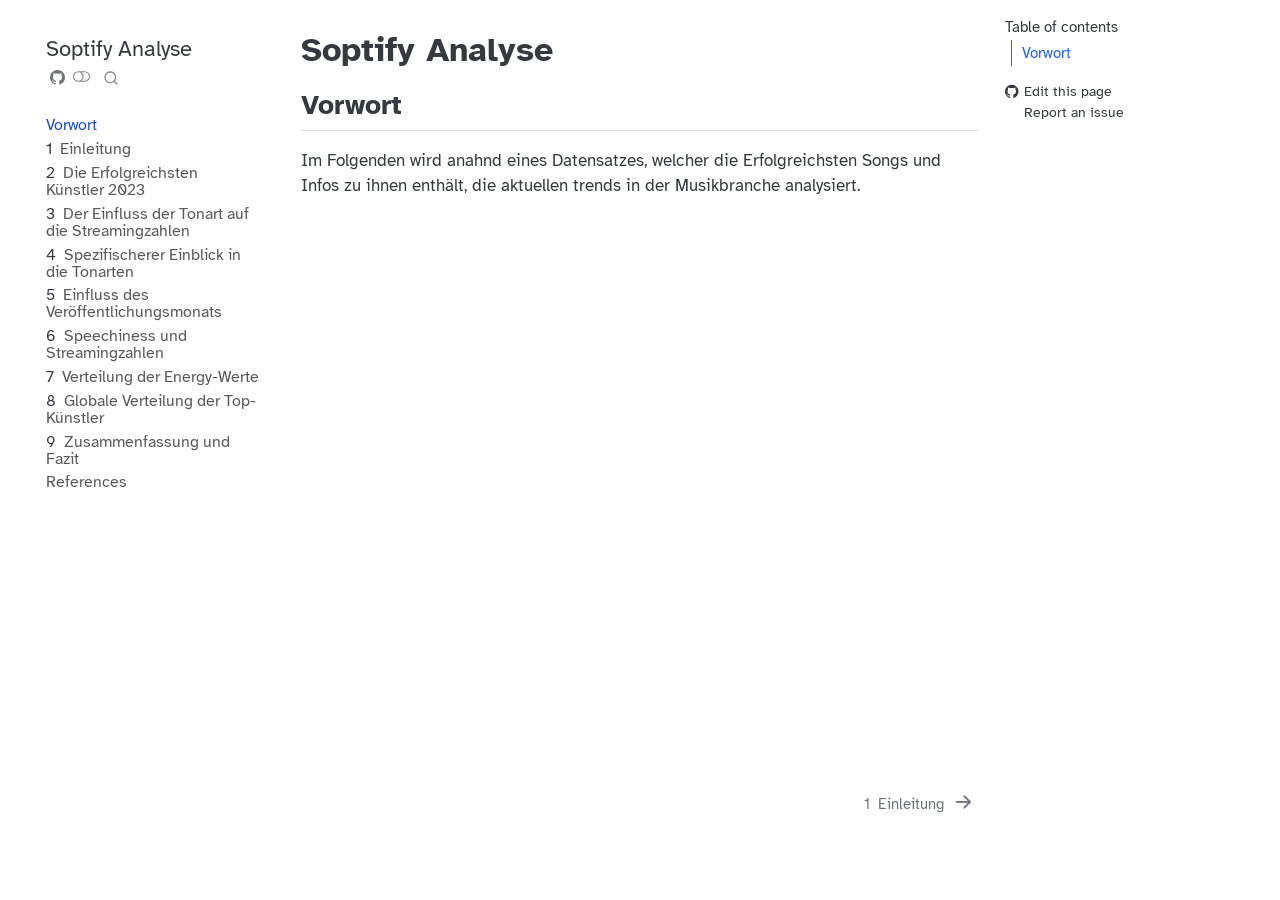
<file: index.html>
<!DOCTYPE html>
<html xmlns="http://www.w3.org/1999/xhtml" lang="en" xml:lang="en"><head>

<meta charset="utf-8">
<meta name="generator" content="quarto-1.4.549">

<meta name="viewport" content="width=device-width, initial-scale=1.0, user-scalable=yes">


<title>Soptify Analyse</title>
<style>
code{white-space: pre-wrap;}
span.smallcaps{font-variant: small-caps;}
div.columns{display: flex; gap: min(4vw, 1.5em);}
div.column{flex: auto; overflow-x: auto;}
div.hanging-indent{margin-left: 1.5em; text-indent: -1.5em;}
ul.task-list{list-style: none;}
ul.task-list li input[type="checkbox"] {
  width: 0.8em;
  margin: 0 0.8em 0.2em -1em; /* quarto-specific, see https://github.com/quarto-dev/quarto-cli/issues/4556 */ 
  vertical-align: middle;
}
</style>


<script src="site_libs/quarto-nav/quarto-nav.js"></script>
<script src="site_libs/quarto-nav/headroom.min.js"></script>
<script src="site_libs/clipboard/clipboard.min.js"></script>
<script src="site_libs/quarto-search/autocomplete.umd.js"></script>
<script src="site_libs/quarto-search/fuse.min.js"></script>
<script src="site_libs/quarto-search/quarto-search.js"></script>
<meta name="quarto:offset" content="./">
<link href="./intro.html" rel="next">
<link href=".//images/logo.png" rel="icon" type="image/png">
<script src="site_libs/quarto-html/quarto.js"></script>
<script src="site_libs/quarto-html/popper.min.js"></script>
<script src="site_libs/quarto-html/tippy.umd.min.js"></script>
<script src="site_libs/quarto-html/anchor.min.js"></script>
<link href="site_libs/quarto-html/tippy.css" rel="stylesheet">
<link href="site_libs/quarto-html/quarto-syntax-highlighting.css" rel="stylesheet" class="quarto-color-scheme" id="quarto-text-highlighting-styles">
<link href="site_libs/quarto-html/quarto-syntax-highlighting-dark.css" rel="prefetch" class="quarto-color-scheme quarto-color-alternate" id="quarto-text-highlighting-styles">
<script src="site_libs/bootstrap/bootstrap.min.js"></script>
<link href="site_libs/bootstrap/bootstrap-icons.css" rel="stylesheet">
<link href="site_libs/bootstrap/bootstrap.min.css" rel="stylesheet" class="quarto-color-scheme" id="quarto-bootstrap" data-mode="light">
<link href="site_libs/bootstrap/bootstrap-dark.min.css" rel="prefetch" class="quarto-color-scheme quarto-color-alternate" id="quarto-bootstrap" data-mode="dark">
<script id="quarto-search-options" type="application/json">{
  "location": "sidebar",
  "copy-button": false,
  "collapse-after": 3,
  "panel-placement": "start",
  "type": "overlay",
  "limit": 50,
  "keyboard-shortcut": [
    "f",
    "/",
    "s"
  ],
  "language": {
    "search-no-results-text": "No results",
    "search-matching-documents-text": "matching documents",
    "search-copy-link-title": "Copy link to search",
    "search-hide-matches-text": "Hide additional matches",
    "search-more-match-text": "more match in this document",
    "search-more-matches-text": "more matches in this document",
    "search-clear-button-title": "Clear",
    "search-text-placeholder": "",
    "search-detached-cancel-button-title": "Cancel",
    "search-submit-button-title": "Submit",
    "search-label": "Search"
  }
}</script>


<meta property="og:title" content="Soptify Analyse">
<meta property="og:description" content="">
<meta property="og:image" content="https://laurenzbrahner.github.io/DST-Documentation//images/logo.png">
<meta property="og:site_name" content="Soptify Analyse">
<meta property="og:image:height" content="1185">
<meta property="og:image:width" content="1196">
</head>

<body class="nav-sidebar floating">

<div id="quarto-search-results"></div>
  <header id="quarto-header" class="headroom fixed-top">
  <nav class="quarto-secondary-nav">
    <div class="container-fluid d-flex">
      <button type="button" class="quarto-btn-toggle btn" data-bs-toggle="collapse" data-bs-target=".quarto-sidebar-collapse-item" aria-controls="quarto-sidebar" aria-expanded="false" aria-label="Toggle sidebar navigation" onclick="if (window.quartoToggleHeadroom) { window.quartoToggleHeadroom(); }">
        <i class="bi bi-layout-text-sidebar-reverse"></i>
      </button>
        <nav class="quarto-page-breadcrumbs" aria-label="breadcrumb"><ol class="breadcrumb"><li class="breadcrumb-item"><a href="./index.html">Vorwort</a></li></ol></nav>
        <a class="flex-grow-1" role="button" data-bs-toggle="collapse" data-bs-target=".quarto-sidebar-collapse-item" aria-controls="quarto-sidebar" aria-expanded="false" aria-label="Toggle sidebar navigation" onclick="if (window.quartoToggleHeadroom) { window.quartoToggleHeadroom(); }">      
        </a>
      <button type="button" class="btn quarto-search-button" aria-label="" onclick="window.quartoOpenSearch();">
        <i class="bi bi-search"></i>
      </button>
    </div>
  </nav>
</header>
<!-- content -->
<div id="quarto-content" class="quarto-container page-columns page-rows-contents page-layout-article">
<!-- sidebar -->
  <nav id="quarto-sidebar" class="sidebar collapse collapse-horizontal quarto-sidebar-collapse-item sidebar-navigation floating overflow-auto">
    <div class="pt-lg-2 mt-2 text-left sidebar-header">
    <div class="sidebar-title mb-0 py-0">
      <a href="./">Soptify Analyse</a> 
        <div class="sidebar-tools-main tools-wide">
    <a href="https://github.com/laurenzbrahner/DST-Documentation" title="Source Code" class="quarto-navigation-tool px-1" aria-label="Source Code"><i class="bi bi-github"></i></a>
  <a href="" class="quarto-color-scheme-toggle quarto-navigation-tool  px-1" onclick="window.quartoToggleColorScheme(); return false;" title="Toggle dark mode"><i class="bi"></i></a>
    <div id="quarto-search" class="quarto-navigation-tool px-1" title="Search"></div>
</div>
    </div>
      </div>
    <div class="sidebar-menu-container"> 
    <ul class="list-unstyled mt-1">
        <li class="sidebar-item">
  <div class="sidebar-item-container"> 
  <a href="./index.html" class="sidebar-item-text sidebar-link active">
 <span class="menu-text">Vorwort</span></a>
  </div>
</li>
        <li class="sidebar-item">
  <div class="sidebar-item-container"> 
  <a href="./intro.html" class="sidebar-item-text sidebar-link">
 <span class="menu-text"><span class="chapter-number">1</span>&nbsp; <span class="chapter-title">Einleitung</span></span></a>
  </div>
</li>
        <li class="sidebar-item">
  <div class="sidebar-item-container"> 
  <a href="./basicinfo.html" class="sidebar-item-text sidebar-link">
 <span class="menu-text"><span class="chapter-number">2</span>&nbsp; <span class="chapter-title">Die Erfolgreichsten Künstler 2023</span></span></a>
  </div>
</li>
        <li class="sidebar-item">
  <div class="sidebar-item-container"> 
  <a href="./einfluss_tonart.html" class="sidebar-item-text sidebar-link">
 <span class="menu-text"><span class="chapter-number">3</span>&nbsp; <span class="chapter-title">Der Einfluss der Tonart auf die Streamingzahlen</span></span></a>
  </div>
</li>
        <li class="sidebar-item">
  <div class="sidebar-item-container"> 
  <a href="./einfluss_tonart_spezifischer.html" class="sidebar-item-text sidebar-link">
 <span class="menu-text"><span class="chapter-number">4</span>&nbsp; <span class="chapter-title">Spezifischerer Einblick in die Tonarten</span></span></a>
  </div>
</li>
        <li class="sidebar-item">
  <div class="sidebar-item-container"> 
  <a href="./release_month.html" class="sidebar-item-text sidebar-link">
 <span class="menu-text"><span class="chapter-number">5</span>&nbsp; <span class="chapter-title">Einfluss des Veröffentlichungsmonats</span></span></a>
  </div>
</li>
        <li class="sidebar-item">
  <div class="sidebar-item-container"> 
  <a href="./speechie.html" class="sidebar-item-text sidebar-link">
 <span class="menu-text"><span class="chapter-number">6</span>&nbsp; <span class="chapter-title">Speechiness und Streamingzahlen</span></span></a>
  </div>
</li>
        <li class="sidebar-item">
  <div class="sidebar-item-container"> 
  <a href="./energy.html" class="sidebar-item-text sidebar-link">
 <span class="menu-text"><span class="chapter-number">7</span>&nbsp; <span class="chapter-title">Verteilung der Energy-Werte</span></span></a>
  </div>
</li>
        <li class="sidebar-item">
  <div class="sidebar-item-container"> 
  <a href="./map.html" class="sidebar-item-text sidebar-link">
 <span class="menu-text"><span class="chapter-number">8</span>&nbsp; <span class="chapter-title">Globale Verteilung der Top-Künstler</span></span></a>
  </div>
</li>
        <li class="sidebar-item">
  <div class="sidebar-item-container"> 
  <a href="./summary.html" class="sidebar-item-text sidebar-link">
 <span class="menu-text"><span class="chapter-number">9</span>&nbsp; <span class="chapter-title">Zusammenfassung und Fazit</span></span></a>
  </div>
</li>
        <li class="sidebar-item">
  <div class="sidebar-item-container"> 
  <a href="./references.html" class="sidebar-item-text sidebar-link">
 <span class="menu-text">References</span></a>
  </div>
</li>
    </ul>
    </div>
</nav>
<div id="quarto-sidebar-glass" class="quarto-sidebar-collapse-item" data-bs-toggle="collapse" data-bs-target=".quarto-sidebar-collapse-item"></div>
<!-- margin-sidebar -->
    <div id="quarto-margin-sidebar" class="sidebar margin-sidebar">
        <nav id="TOC" role="doc-toc" class="toc-active">
    <h2 id="toc-title">Table of contents</h2>
   
  <ul>
  <li><a href="#vorwort" id="toc-vorwort" class="nav-link active" data-scroll-target="#vorwort">Vorwort</a></li>
  </ul>
<div class="toc-actions"><ul><li><a href="https://github.com/laurenzbrahner/DST-Documentation/edit/main/index.qmd" class="toc-action"><i class="bi bi-github"></i>Edit this page</a></li><li><a href="https://github.com/laurenzbrahner/DST-Documentation/issues/new" class="toc-action"><i class="bi empty"></i>Report an issue</a></li></ul></div></nav>
    </div>
<!-- main -->
<main class="content" id="quarto-document-content">

<header id="title-block-header" class="quarto-title-block default">
<div class="quarto-title">
<h1 class="title">Soptify Analyse</h1>
</div>



<div class="quarto-title-meta">

    
  
    
  </div>
  


</header>


<section id="vorwort" class="level2 unnumbered">
<h2 class="unnumbered anchored" data-anchor-id="vorwort">Vorwort</h2>
<p>Im Folgenden wird anahnd eines Datensatzes, welcher die Erfolgreichsten Songs und Infos zu ihnen enthält, die aktuellen trends in der Musikbranche analysiert.</p>


</section>

</main> <!-- /main -->
<script id="quarto-html-after-body" type="application/javascript">
window.document.addEventListener("DOMContentLoaded", function (event) {
  const toggleBodyColorMode = (bsSheetEl) => {
    const mode = bsSheetEl.getAttribute("data-mode");
    const bodyEl = window.document.querySelector("body");
    if (mode === "dark") {
      bodyEl.classList.add("quarto-dark");
      bodyEl.classList.remove("quarto-light");
    } else {
      bodyEl.classList.add("quarto-light");
      bodyEl.classList.remove("quarto-dark");
    }
  }
  const toggleBodyColorPrimary = () => {
    const bsSheetEl = window.document.querySelector("link#quarto-bootstrap");
    if (bsSheetEl) {
      toggleBodyColorMode(bsSheetEl);
    }
  }
  toggleBodyColorPrimary();  
  const disableStylesheet = (stylesheets) => {
    for (let i=0; i < stylesheets.length; i++) {
      const stylesheet = stylesheets[i];
      stylesheet.rel = 'prefetch';
    }
  }
  const enableStylesheet = (stylesheets) => {
    for (let i=0; i < stylesheets.length; i++) {
      const stylesheet = stylesheets[i];
      stylesheet.rel = 'stylesheet';
    }
  }
  const manageTransitions = (selector, allowTransitions) => {
    const els = window.document.querySelectorAll(selector);
    for (let i=0; i < els.length; i++) {
      const el = els[i];
      if (allowTransitions) {
        el.classList.remove('notransition');
      } else {
        el.classList.add('notransition');
      }
    }
  }
  const toggleGiscusIfUsed = (isAlternate, darkModeDefault) => {
    const baseTheme = document.querySelector('#giscus-base-theme')?.value ?? 'light';
    const alternateTheme = document.querySelector('#giscus-alt-theme')?.value ?? 'dark';
    let newTheme = '';
    if(darkModeDefault) {
      newTheme = isAlternate ? baseTheme : alternateTheme;
    } else {
      newTheme = isAlternate ? alternateTheme : baseTheme;
    }
    const changeGiscusTheme = () => {
      // From: https://github.com/giscus/giscus/issues/336
      const sendMessage = (message) => {
        const iframe = document.querySelector('iframe.giscus-frame');
        if (!iframe) return;
        iframe.contentWindow.postMessage({ giscus: message }, 'https://giscus.app');
      }
      sendMessage({
        setConfig: {
          theme: newTheme
        }
      });
    }
    const isGiscussLoaded = window.document.querySelector('iframe.giscus-frame') !== null;
    if (isGiscussLoaded) {
      changeGiscusTheme();
    }
  }
  const toggleColorMode = (alternate) => {
    // Switch the stylesheets
    const alternateStylesheets = window.document.querySelectorAll('link.quarto-color-scheme.quarto-color-alternate');
    manageTransitions('#quarto-margin-sidebar .nav-link', false);
    if (alternate) {
      enableStylesheet(alternateStylesheets);
      for (const sheetNode of alternateStylesheets) {
        if (sheetNode.id === "quarto-bootstrap") {
          toggleBodyColorMode(sheetNode);
        }
      }
    } else {
      disableStylesheet(alternateStylesheets);
      toggleBodyColorPrimary();
    }
    manageTransitions('#quarto-margin-sidebar .nav-link', true);
    // Switch the toggles
    const toggles = window.document.querySelectorAll('.quarto-color-scheme-toggle');
    for (let i=0; i < toggles.length; i++) {
      const toggle = toggles[i];
      if (toggle) {
        if (alternate) {
          toggle.classList.add("alternate");     
        } else {
          toggle.classList.remove("alternate");
        }
      }
    }
    // Hack to workaround the fact that safari doesn't
    // properly recolor the scrollbar when toggling (#1455)
    if (navigator.userAgent.indexOf('Safari') > 0 && navigator.userAgent.indexOf('Chrome') == -1) {
      manageTransitions("body", false);
      window.scrollTo(0, 1);
      setTimeout(() => {
        window.scrollTo(0, 0);
        manageTransitions("body", true);
      }, 40);  
    }
  }
  const isFileUrl = () => { 
    return window.location.protocol === 'file:';
  }
  const hasAlternateSentinel = () => {  
    let styleSentinel = getColorSchemeSentinel();
    if (styleSentinel !== null) {
      return styleSentinel === "alternate";
    } else {
      return false;
    }
  }
  const setStyleSentinel = (alternate) => {
    const value = alternate ? "alternate" : "default";
    if (!isFileUrl()) {
      window.localStorage.setItem("quarto-color-scheme", value);
    } else {
      localAlternateSentinel = value;
    }
  }
  const getColorSchemeSentinel = () => {
    if (!isFileUrl()) {
      const storageValue = window.localStorage.getItem("quarto-color-scheme");
      return storageValue != null ? storageValue : localAlternateSentinel;
    } else {
      return localAlternateSentinel;
    }
  }
  const darkModeDefault = false;
  let localAlternateSentinel = darkModeDefault ? 'alternate' : 'default';
  // Dark / light mode switch
  window.quartoToggleColorScheme = () => {
    // Read the current dark / light value 
    let toAlternate = !hasAlternateSentinel();
    toggleColorMode(toAlternate);
    setStyleSentinel(toAlternate);
    toggleGiscusIfUsed(toAlternate, darkModeDefault);
  };
  // Ensure there is a toggle, if there isn't float one in the top right
  if (window.document.querySelector('.quarto-color-scheme-toggle') === null) {
    const a = window.document.createElement('a');
    a.classList.add('top-right');
    a.classList.add('quarto-color-scheme-toggle');
    a.href = "";
    a.onclick = function() { try { window.quartoToggleColorScheme(); } catch {} return false; };
    const i = window.document.createElement("i");
    i.classList.add('bi');
    a.appendChild(i);
    window.document.body.appendChild(a);
  }
  // Switch to dark mode if need be
  if (hasAlternateSentinel()) {
    toggleColorMode(true);
  } else {
    toggleColorMode(false);
  }
  const icon = "";
  const anchorJS = new window.AnchorJS();
  anchorJS.options = {
    placement: 'right',
    icon: icon
  };
  anchorJS.add('.anchored');
  const isCodeAnnotation = (el) => {
    for (const clz of el.classList) {
      if (clz.startsWith('code-annotation-')) {                     
        return true;
      }
    }
    return false;
  }
  const clipboard = new window.ClipboardJS('.code-copy-button', {
    text: function(trigger) {
      const codeEl = trigger.previousElementSibling.cloneNode(true);
      for (const childEl of codeEl.children) {
        if (isCodeAnnotation(childEl)) {
          childEl.remove();
        }
      }
      return codeEl.innerText;
    }
  });
  clipboard.on('success', function(e) {
    // button target
    const button = e.trigger;
    // don't keep focus
    button.blur();
    // flash "checked"
    button.classList.add('code-copy-button-checked');
    var currentTitle = button.getAttribute("title");
    button.setAttribute("title", "Copied!");
    let tooltip;
    if (window.bootstrap) {
      button.setAttribute("data-bs-toggle", "tooltip");
      button.setAttribute("data-bs-placement", "left");
      button.setAttribute("data-bs-title", "Copied!");
      tooltip = new bootstrap.Tooltip(button, 
        { trigger: "manual", 
          customClass: "code-copy-button-tooltip",
          offset: [0, -8]});
      tooltip.show();    
    }
    setTimeout(function() {
      if (tooltip) {
        tooltip.hide();
        button.removeAttribute("data-bs-title");
        button.removeAttribute("data-bs-toggle");
        button.removeAttribute("data-bs-placement");
      }
      button.setAttribute("title", currentTitle);
      button.classList.remove('code-copy-button-checked');
    }, 1000);
    // clear code selection
    e.clearSelection();
  });
  function tippyHover(el, contentFn, onTriggerFn, onUntriggerFn) {
    const config = {
      allowHTML: true,
      maxWidth: 500,
      delay: 100,
      arrow: false,
      appendTo: function(el) {
          return el.parentElement;
      },
      interactive: true,
      interactiveBorder: 10,
      theme: 'quarto',
      placement: 'bottom-start',
    };
    if (contentFn) {
      config.content = contentFn;
    }
    if (onTriggerFn) {
      config.onTrigger = onTriggerFn;
    }
    if (onUntriggerFn) {
      config.onUntrigger = onUntriggerFn;
    }
    window.tippy(el, config); 
  }
  const noterefs = window.document.querySelectorAll('a[role="doc-noteref"]');
  for (var i=0; i<noterefs.length; i++) {
    const ref = noterefs[i];
    tippyHover(ref, function() {
      // use id or data attribute instead here
      let href = ref.getAttribute('data-footnote-href') || ref.getAttribute('href');
      try { href = new URL(href).hash; } catch {}
      const id = href.replace(/^#\/?/, "");
      const note = window.document.getElementById(id);
      return note.innerHTML;
    });
  }
  const xrefs = window.document.querySelectorAll('a.quarto-xref');
  const processXRef = (id, note) => {
    // Strip column container classes
    const stripColumnClz = (el) => {
      el.classList.remove("page-full", "page-columns");
      if (el.children) {
        for (const child of el.children) {
          stripColumnClz(child);
        }
      }
    }
    stripColumnClz(note)
    if (id === null || id.startsWith('sec-')) {
      // Special case sections, only their first couple elements
      const container = document.createElement("div");
      if (note.children && note.children.length > 2) {
        container.appendChild(note.children[0].cloneNode(true));
        for (let i = 1; i < note.children.length; i++) {
          const child = note.children[i];
          if (child.tagName === "P" && child.innerText === "") {
            continue;
          } else {
            container.appendChild(child.cloneNode(true));
            break;
          }
        }
        if (window.Quarto?.typesetMath) {
          window.Quarto.typesetMath(container);
        }
        return container.innerHTML
      } else {
        if (window.Quarto?.typesetMath) {
          window.Quarto.typesetMath(note);
        }
        return note.innerHTML;
      }
    } else {
      // Remove any anchor links if they are present
      const anchorLink = note.querySelector('a.anchorjs-link');
      if (anchorLink) {
        anchorLink.remove();
      }
      if (window.Quarto?.typesetMath) {
        window.Quarto.typesetMath(note);
      }
      // TODO in 1.5, we should make sure this works without a callout special case
      if (note.classList.contains("callout")) {
        return note.outerHTML;
      } else {
        return note.innerHTML;
      }
    }
  }
  for (var i=0; i<xrefs.length; i++) {
    const xref = xrefs[i];
    tippyHover(xref, undefined, function(instance) {
      instance.disable();
      let url = xref.getAttribute('href');
      let hash = undefined; 
      if (url.startsWith('#')) {
        hash = url;
      } else {
        try { hash = new URL(url).hash; } catch {}
      }
      if (hash) {
        const id = hash.replace(/^#\/?/, "");
        const note = window.document.getElementById(id);
        if (note !== null) {
          try {
            const html = processXRef(id, note.cloneNode(true));
            instance.setContent(html);
          } finally {
            instance.enable();
            instance.show();
          }
        } else {
          // See if we can fetch this
          fetch(url.split('#')[0])
          .then(res => res.text())
          .then(html => {
            const parser = new DOMParser();
            const htmlDoc = parser.parseFromString(html, "text/html");
            const note = htmlDoc.getElementById(id);
            if (note !== null) {
              const html = processXRef(id, note);
              instance.setContent(html);
            } 
          }).finally(() => {
            instance.enable();
            instance.show();
          });
        }
      } else {
        // See if we can fetch a full url (with no hash to target)
        // This is a special case and we should probably do some content thinning / targeting
        fetch(url)
        .then(res => res.text())
        .then(html => {
          const parser = new DOMParser();
          const htmlDoc = parser.parseFromString(html, "text/html");
          const note = htmlDoc.querySelector('main.content');
          if (note !== null) {
            // This should only happen for chapter cross references
            // (since there is no id in the URL)
            // remove the first header
            if (note.children.length > 0 && note.children[0].tagName === "HEADER") {
              note.children[0].remove();
            }
            const html = processXRef(null, note);
            instance.setContent(html);
          } 
        }).finally(() => {
          instance.enable();
          instance.show();
        });
      }
    }, function(instance) {
    });
  }
      let selectedAnnoteEl;
      const selectorForAnnotation = ( cell, annotation) => {
        let cellAttr = 'data-code-cell="' + cell + '"';
        let lineAttr = 'data-code-annotation="' +  annotation + '"';
        const selector = 'span[' + cellAttr + '][' + lineAttr + ']';
        return selector;
      }
      const selectCodeLines = (annoteEl) => {
        const doc = window.document;
        const targetCell = annoteEl.getAttribute("data-target-cell");
        const targetAnnotation = annoteEl.getAttribute("data-target-annotation");
        const annoteSpan = window.document.querySelector(selectorForAnnotation(targetCell, targetAnnotation));
        const lines = annoteSpan.getAttribute("data-code-lines").split(",");
        const lineIds = lines.map((line) => {
          return targetCell + "-" + line;
        })
        let top = null;
        let height = null;
        let parent = null;
        if (lineIds.length > 0) {
            //compute the position of the single el (top and bottom and make a div)
            const el = window.document.getElementById(lineIds[0]);
            top = el.offsetTop;
            height = el.offsetHeight;
            parent = el.parentElement.parentElement;
          if (lineIds.length > 1) {
            const lastEl = window.document.getElementById(lineIds[lineIds.length - 1]);
            const bottom = lastEl.offsetTop + lastEl.offsetHeight;
            height = bottom - top;
          }
          if (top !== null && height !== null && parent !== null) {
            // cook up a div (if necessary) and position it 
            let div = window.document.getElementById("code-annotation-line-highlight");
            if (div === null) {
              div = window.document.createElement("div");
              div.setAttribute("id", "code-annotation-line-highlight");
              div.style.position = 'absolute';
              parent.appendChild(div);
            }
            div.style.top = top - 2 + "px";
            div.style.height = height + 4 + "px";
            div.style.left = 0;
            let gutterDiv = window.document.getElementById("code-annotation-line-highlight-gutter");
            if (gutterDiv === null) {
              gutterDiv = window.document.createElement("div");
              gutterDiv.setAttribute("id", "code-annotation-line-highlight-gutter");
              gutterDiv.style.position = 'absolute';
              const codeCell = window.document.getElementById(targetCell);
              const gutter = codeCell.querySelector('.code-annotation-gutter');
              gutter.appendChild(gutterDiv);
            }
            gutterDiv.style.top = top - 2 + "px";
            gutterDiv.style.height = height + 4 + "px";
          }
          selectedAnnoteEl = annoteEl;
        }
      };
      const unselectCodeLines = () => {
        const elementsIds = ["code-annotation-line-highlight", "code-annotation-line-highlight-gutter"];
        elementsIds.forEach((elId) => {
          const div = window.document.getElementById(elId);
          if (div) {
            div.remove();
          }
        });
        selectedAnnoteEl = undefined;
      };
        // Handle positioning of the toggle
    window.addEventListener(
      "resize",
      throttle(() => {
        elRect = undefined;
        if (selectedAnnoteEl) {
          selectCodeLines(selectedAnnoteEl);
        }
      }, 10)
    );
    function throttle(fn, ms) {
    let throttle = false;
    let timer;
      return (...args) => {
        if(!throttle) { // first call gets through
            fn.apply(this, args);
            throttle = true;
        } else { // all the others get throttled
            if(timer) clearTimeout(timer); // cancel #2
            timer = setTimeout(() => {
              fn.apply(this, args);
              timer = throttle = false;
            }, ms);
        }
      };
    }
      // Attach click handler to the DT
      const annoteDls = window.document.querySelectorAll('dt[data-target-cell]');
      for (const annoteDlNode of annoteDls) {
        annoteDlNode.addEventListener('click', (event) => {
          const clickedEl = event.target;
          if (clickedEl !== selectedAnnoteEl) {
            unselectCodeLines();
            const activeEl = window.document.querySelector('dt[data-target-cell].code-annotation-active');
            if (activeEl) {
              activeEl.classList.remove('code-annotation-active');
            }
            selectCodeLines(clickedEl);
            clickedEl.classList.add('code-annotation-active');
          } else {
            // Unselect the line
            unselectCodeLines();
            clickedEl.classList.remove('code-annotation-active');
          }
        });
      }
  const findCites = (el) => {
    const parentEl = el.parentElement;
    if (parentEl) {
      const cites = parentEl.dataset.cites;
      if (cites) {
        return {
          el,
          cites: cites.split(' ')
        };
      } else {
        return findCites(el.parentElement)
      }
    } else {
      return undefined;
    }
  };
  var bibliorefs = window.document.querySelectorAll('a[role="doc-biblioref"]');
  for (var i=0; i<bibliorefs.length; i++) {
    const ref = bibliorefs[i];
    const citeInfo = findCites(ref);
    if (citeInfo) {
      tippyHover(citeInfo.el, function() {
        var popup = window.document.createElement('div');
        citeInfo.cites.forEach(function(cite) {
          var citeDiv = window.document.createElement('div');
          citeDiv.classList.add('hanging-indent');
          citeDiv.classList.add('csl-entry');
          var biblioDiv = window.document.getElementById('ref-' + cite);
          if (biblioDiv) {
            citeDiv.innerHTML = biblioDiv.innerHTML;
          }
          popup.appendChild(citeDiv);
        });
        return popup.innerHTML;
      });
    }
  }
});
</script>
<nav class="page-navigation">
  <div class="nav-page nav-page-previous">
  </div>
  <div class="nav-page nav-page-next">
      <a href="./intro.html" class="pagination-link" aria-label="<span class='chapter-number'>1</span>&nbsp; <span class='chapter-title'>Einleitung</span>">
        <span class="nav-page-text"><span class="chapter-number">1</span>&nbsp; <span class="chapter-title">Einleitung</span></span> <i class="bi bi-arrow-right-short"></i>
      </a>
  </div>
</nav>
</div> <!-- /content -->




<footer class="footer"><div class="nav-footer"><div class="nav-footer-center"><div class="toc-actions d-sm-block d-md-none"><ul><li><a href="https://github.com/laurenzbrahner/DST-Documentation/edit/main/index.qmd" class="toc-action"><i class="bi bi-github"></i>Edit this page</a></li><li><a href="https://github.com/laurenzbrahner/DST-Documentation/issues/new" class="toc-action"><i class="bi empty"></i>Report an issue</a></li></ul></div></div></div></footer></body></html>
</file>
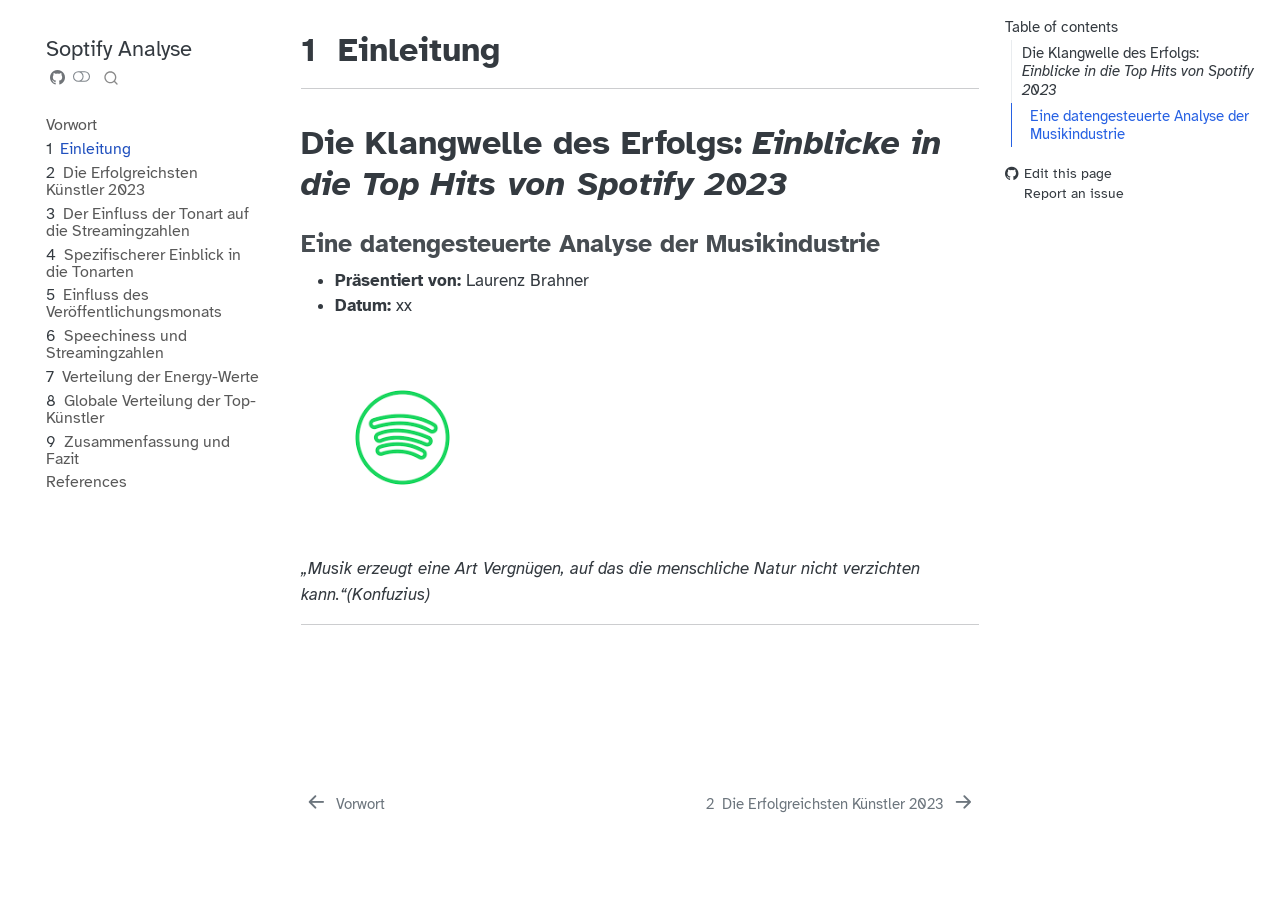
<file: intro.html>
<!DOCTYPE html>
<html xmlns="http://www.w3.org/1999/xhtml" lang="en" xml:lang="en"><head>

<meta charset="utf-8">
<meta name="generator" content="quarto-1.4.549">

<meta name="viewport" content="width=device-width, initial-scale=1.0, user-scalable=yes">


<title>Soptify Analyse - 1&nbsp; Einleitung</title>
<style>
code{white-space: pre-wrap;}
span.smallcaps{font-variant: small-caps;}
div.columns{display: flex; gap: min(4vw, 1.5em);}
div.column{flex: auto; overflow-x: auto;}
div.hanging-indent{margin-left: 1.5em; text-indent: -1.5em;}
ul.task-list{list-style: none;}
ul.task-list li input[type="checkbox"] {
  width: 0.8em;
  margin: 0 0.8em 0.2em -1em; /* quarto-specific, see https://github.com/quarto-dev/quarto-cli/issues/4556 */ 
  vertical-align: middle;
}
</style>


<script src="site_libs/quarto-nav/quarto-nav.js"></script>
<script src="site_libs/quarto-nav/headroom.min.js"></script>
<script src="site_libs/clipboard/clipboard.min.js"></script>
<script src="site_libs/quarto-search/autocomplete.umd.js"></script>
<script src="site_libs/quarto-search/fuse.min.js"></script>
<script src="site_libs/quarto-search/quarto-search.js"></script>
<meta name="quarto:offset" content="./">
<link href="./basicinfo.html" rel="next">
<link href="./index.html" rel="prev">
<link href=".//images/logo.png" rel="icon" type="image/png">
<script src="site_libs/quarto-html/quarto.js"></script>
<script src="site_libs/quarto-html/popper.min.js"></script>
<script src="site_libs/quarto-html/tippy.umd.min.js"></script>
<script src="site_libs/quarto-html/anchor.min.js"></script>
<link href="site_libs/quarto-html/tippy.css" rel="stylesheet">
<link href="site_libs/quarto-html/quarto-syntax-highlighting.css" rel="stylesheet" class="quarto-color-scheme" id="quarto-text-highlighting-styles">
<link href="site_libs/quarto-html/quarto-syntax-highlighting-dark.css" rel="prefetch" class="quarto-color-scheme quarto-color-alternate" id="quarto-text-highlighting-styles">
<script src="site_libs/bootstrap/bootstrap.min.js"></script>
<link href="site_libs/bootstrap/bootstrap-icons.css" rel="stylesheet">
<link href="site_libs/bootstrap/bootstrap.min.css" rel="stylesheet" class="quarto-color-scheme" id="quarto-bootstrap" data-mode="light">
<link href="site_libs/bootstrap/bootstrap-dark.min.css" rel="prefetch" class="quarto-color-scheme quarto-color-alternate" id="quarto-bootstrap" data-mode="dark">
<script id="quarto-search-options" type="application/json">{
  "location": "sidebar",
  "copy-button": false,
  "collapse-after": 3,
  "panel-placement": "start",
  "type": "overlay",
  "limit": 50,
  "keyboard-shortcut": [
    "f",
    "/",
    "s"
  ],
  "language": {
    "search-no-results-text": "No results",
    "search-matching-documents-text": "matching documents",
    "search-copy-link-title": "Copy link to search",
    "search-hide-matches-text": "Hide additional matches",
    "search-more-match-text": "more match in this document",
    "search-more-matches-text": "more matches in this document",
    "search-clear-button-title": "Clear",
    "search-text-placeholder": "",
    "search-detached-cancel-button-title": "Cancel",
    "search-submit-button-title": "Submit",
    "search-label": "Search"
  }
}</script>


<meta property="og:title" content="Soptify Analyse - 1&nbsp; Einleitung">
<meta property="og:image" content="https://laurenzbrahner.github.io/DST-Documentation//images/logo.png">
<meta property="og:site_name" content="Soptify Analyse">
<meta property="og:image:height" content="1185">
<meta property="og:image:width" content="1196">
</head>

<body class="nav-sidebar floating">

<div id="quarto-search-results"></div>
  <header id="quarto-header" class="headroom fixed-top">
  <nav class="quarto-secondary-nav">
    <div class="container-fluid d-flex">
      <button type="button" class="quarto-btn-toggle btn" data-bs-toggle="collapse" data-bs-target=".quarto-sidebar-collapse-item" aria-controls="quarto-sidebar" aria-expanded="false" aria-label="Toggle sidebar navigation" onclick="if (window.quartoToggleHeadroom) { window.quartoToggleHeadroom(); }">
        <i class="bi bi-layout-text-sidebar-reverse"></i>
      </button>
        <nav class="quarto-page-breadcrumbs" aria-label="breadcrumb"><ol class="breadcrumb"><li class="breadcrumb-item"><a href="./intro.html"><span class="chapter-number">1</span>&nbsp; <span class="chapter-title">Einleitung</span></a></li></ol></nav>
        <a class="flex-grow-1" role="button" data-bs-toggle="collapse" data-bs-target=".quarto-sidebar-collapse-item" aria-controls="quarto-sidebar" aria-expanded="false" aria-label="Toggle sidebar navigation" onclick="if (window.quartoToggleHeadroom) { window.quartoToggleHeadroom(); }">      
        </a>
      <button type="button" class="btn quarto-search-button" aria-label="" onclick="window.quartoOpenSearch();">
        <i class="bi bi-search"></i>
      </button>
    </div>
  </nav>
</header>
<!-- content -->
<div id="quarto-content" class="quarto-container page-columns page-rows-contents page-layout-article">
<!-- sidebar -->
  <nav id="quarto-sidebar" class="sidebar collapse collapse-horizontal quarto-sidebar-collapse-item sidebar-navigation floating overflow-auto">
    <div class="pt-lg-2 mt-2 text-left sidebar-header">
    <div class="sidebar-title mb-0 py-0">
      <a href="./">Soptify Analyse</a> 
        <div class="sidebar-tools-main tools-wide">
    <a href="https://github.com/laurenzbrahner/DST-Documentation" title="Source Code" class="quarto-navigation-tool px-1" aria-label="Source Code"><i class="bi bi-github"></i></a>
  <a href="" class="quarto-color-scheme-toggle quarto-navigation-tool  px-1" onclick="window.quartoToggleColorScheme(); return false;" title="Toggle dark mode"><i class="bi"></i></a>
    <div id="quarto-search" class="quarto-navigation-tool px-1" title="Search"></div>
</div>
    </div>
      </div>
    <div class="sidebar-menu-container"> 
    <ul class="list-unstyled mt-1">
        <li class="sidebar-item">
  <div class="sidebar-item-container"> 
  <a href="./index.html" class="sidebar-item-text sidebar-link">
 <span class="menu-text">Vorwort</span></a>
  </div>
</li>
        <li class="sidebar-item">
  <div class="sidebar-item-container"> 
  <a href="./intro.html" class="sidebar-item-text sidebar-link active">
 <span class="menu-text"><span class="chapter-number">1</span>&nbsp; <span class="chapter-title">Einleitung</span></span></a>
  </div>
</li>
        <li class="sidebar-item">
  <div class="sidebar-item-container"> 
  <a href="./basicinfo.html" class="sidebar-item-text sidebar-link">
 <span class="menu-text"><span class="chapter-number">2</span>&nbsp; <span class="chapter-title">Die Erfolgreichsten Künstler 2023</span></span></a>
  </div>
</li>
        <li class="sidebar-item">
  <div class="sidebar-item-container"> 
  <a href="./einfluss_tonart.html" class="sidebar-item-text sidebar-link">
 <span class="menu-text"><span class="chapter-number">3</span>&nbsp; <span class="chapter-title">Der Einfluss der Tonart auf die Streamingzahlen</span></span></a>
  </div>
</li>
        <li class="sidebar-item">
  <div class="sidebar-item-container"> 
  <a href="./einfluss_tonart_spezifischer.html" class="sidebar-item-text sidebar-link">
 <span class="menu-text"><span class="chapter-number">4</span>&nbsp; <span class="chapter-title">Spezifischerer Einblick in die Tonarten</span></span></a>
  </div>
</li>
        <li class="sidebar-item">
  <div class="sidebar-item-container"> 
  <a href="./release_month.html" class="sidebar-item-text sidebar-link">
 <span class="menu-text"><span class="chapter-number">5</span>&nbsp; <span class="chapter-title">Einfluss des Veröffentlichungsmonats</span></span></a>
  </div>
</li>
        <li class="sidebar-item">
  <div class="sidebar-item-container"> 
  <a href="./speechie.html" class="sidebar-item-text sidebar-link">
 <span class="menu-text"><span class="chapter-number">6</span>&nbsp; <span class="chapter-title">Speechiness und Streamingzahlen</span></span></a>
  </div>
</li>
        <li class="sidebar-item">
  <div class="sidebar-item-container"> 
  <a href="./energy.html" class="sidebar-item-text sidebar-link">
 <span class="menu-text"><span class="chapter-number">7</span>&nbsp; <span class="chapter-title">Verteilung der Energy-Werte</span></span></a>
  </div>
</li>
        <li class="sidebar-item">
  <div class="sidebar-item-container"> 
  <a href="./map.html" class="sidebar-item-text sidebar-link">
 <span class="menu-text"><span class="chapter-number">8</span>&nbsp; <span class="chapter-title">Globale Verteilung der Top-Künstler</span></span></a>
  </div>
</li>
        <li class="sidebar-item">
  <div class="sidebar-item-container"> 
  <a href="./summary.html" class="sidebar-item-text sidebar-link">
 <span class="menu-text"><span class="chapter-number">9</span>&nbsp; <span class="chapter-title">Zusammenfassung und Fazit</span></span></a>
  </div>
</li>
        <li class="sidebar-item">
  <div class="sidebar-item-container"> 
  <a href="./references.html" class="sidebar-item-text sidebar-link">
 <span class="menu-text">References</span></a>
  </div>
</li>
    </ul>
    </div>
</nav>
<div id="quarto-sidebar-glass" class="quarto-sidebar-collapse-item" data-bs-toggle="collapse" data-bs-target=".quarto-sidebar-collapse-item"></div>
<!-- margin-sidebar -->
    <div id="quarto-margin-sidebar" class="sidebar margin-sidebar">
        <nav id="TOC" role="doc-toc" class="toc-active">
    <h2 id="toc-title">Table of contents</h2>
   
  <ul>
  <li><a href="#die-klangwelle-des-erfolgs-einblicke-in-die-top-hits-von-spotify-2023" id="toc-die-klangwelle-des-erfolgs-einblicke-in-die-top-hits-von-spotify-2023" class="nav-link active" data-scroll-target="#die-klangwelle-des-erfolgs-einblicke-in-die-top-hits-von-spotify-2023">Die Klangwelle des Erfolgs: <em>Einblicke in die Top Hits von Spotify 2023</em></a>
  <ul class="collapse">
  <li><a href="#eine-datengesteuerte-analyse-der-musikindustrie" id="toc-eine-datengesteuerte-analyse-der-musikindustrie" class="nav-link" data-scroll-target="#eine-datengesteuerte-analyse-der-musikindustrie">Eine datengesteuerte Analyse der Musikindustrie</a></li>
  </ul></li>
  </ul>
<div class="toc-actions"><ul><li><a href="https://github.com/laurenzbrahner/DST-Documentation/edit/main/intro.qmd" class="toc-action"><i class="bi bi-github"></i>Edit this page</a></li><li><a href="https://github.com/laurenzbrahner/DST-Documentation/issues/new" class="toc-action"><i class="bi empty"></i>Report an issue</a></li></ul></div></nav>
    </div>
<!-- main -->
<main class="content" id="quarto-document-content">

<header id="title-block-header" class="quarto-title-block default">
<div class="quarto-title">
<h1 class="title"><span class="chapter-number">1</span>&nbsp; <span class="chapter-title">Einleitung</span></h1>
</div>



<div class="quarto-title-meta">

    
  
    
  </div>
  


</header>


<hr>
<section id="die-klangwelle-des-erfolgs-einblicke-in-die-top-hits-von-spotify-2023" class="level1 unnumbered">
<h1 class="unnumbered">Die Klangwelle des Erfolgs: <em>Einblicke in die Top Hits von Spotify 2023</em></h1>
<section id="eine-datengesteuerte-analyse-der-musikindustrie" class="level3 unnumbered">
<h3 class="unnumbered anchored" data-anchor-id="eine-datengesteuerte-analyse-der-musikindustrie">Eine datengesteuerte Analyse der Musikindustrie</h3>
<ul>
<li><strong>Präsentiert von:</strong> Laurenz Brahner</li>
<li><strong>Datum:</strong> xx</li>
</ul>
<p><img src="images/spotify_logo.png" class="img-fluid" style="width:30.0%"></p>
<p><em>„Musik erzeugt eine Art Vergnügen, auf das die menschliche Natur nicht verzichten kann.“(Konfuzius)</em></p>
<hr>


</section>
</section>

</main> <!-- /main -->
<script id="quarto-html-after-body" type="application/javascript">
window.document.addEventListener("DOMContentLoaded", function (event) {
  const toggleBodyColorMode = (bsSheetEl) => {
    const mode = bsSheetEl.getAttribute("data-mode");
    const bodyEl = window.document.querySelector("body");
    if (mode === "dark") {
      bodyEl.classList.add("quarto-dark");
      bodyEl.classList.remove("quarto-light");
    } else {
      bodyEl.classList.add("quarto-light");
      bodyEl.classList.remove("quarto-dark");
    }
  }
  const toggleBodyColorPrimary = () => {
    const bsSheetEl = window.document.querySelector("link#quarto-bootstrap");
    if (bsSheetEl) {
      toggleBodyColorMode(bsSheetEl);
    }
  }
  toggleBodyColorPrimary();  
  const disableStylesheet = (stylesheets) => {
    for (let i=0; i < stylesheets.length; i++) {
      const stylesheet = stylesheets[i];
      stylesheet.rel = 'prefetch';
    }
  }
  const enableStylesheet = (stylesheets) => {
    for (let i=0; i < stylesheets.length; i++) {
      const stylesheet = stylesheets[i];
      stylesheet.rel = 'stylesheet';
    }
  }
  const manageTransitions = (selector, allowTransitions) => {
    const els = window.document.querySelectorAll(selector);
    for (let i=0; i < els.length; i++) {
      const el = els[i];
      if (allowTransitions) {
        el.classList.remove('notransition');
      } else {
        el.classList.add('notransition');
      }
    }
  }
  const toggleGiscusIfUsed = (isAlternate, darkModeDefault) => {
    const baseTheme = document.querySelector('#giscus-base-theme')?.value ?? 'light';
    const alternateTheme = document.querySelector('#giscus-alt-theme')?.value ?? 'dark';
    let newTheme = '';
    if(darkModeDefault) {
      newTheme = isAlternate ? baseTheme : alternateTheme;
    } else {
      newTheme = isAlternate ? alternateTheme : baseTheme;
    }
    const changeGiscusTheme = () => {
      // From: https://github.com/giscus/giscus/issues/336
      const sendMessage = (message) => {
        const iframe = document.querySelector('iframe.giscus-frame');
        if (!iframe) return;
        iframe.contentWindow.postMessage({ giscus: message }, 'https://giscus.app');
      }
      sendMessage({
        setConfig: {
          theme: newTheme
        }
      });
    }
    const isGiscussLoaded = window.document.querySelector('iframe.giscus-frame') !== null;
    if (isGiscussLoaded) {
      changeGiscusTheme();
    }
  }
  const toggleColorMode = (alternate) => {
    // Switch the stylesheets
    const alternateStylesheets = window.document.querySelectorAll('link.quarto-color-scheme.quarto-color-alternate');
    manageTransitions('#quarto-margin-sidebar .nav-link', false);
    if (alternate) {
      enableStylesheet(alternateStylesheets);
      for (const sheetNode of alternateStylesheets) {
        if (sheetNode.id === "quarto-bootstrap") {
          toggleBodyColorMode(sheetNode);
        }
      }
    } else {
      disableStylesheet(alternateStylesheets);
      toggleBodyColorPrimary();
    }
    manageTransitions('#quarto-margin-sidebar .nav-link', true);
    // Switch the toggles
    const toggles = window.document.querySelectorAll('.quarto-color-scheme-toggle');
    for (let i=0; i < toggles.length; i++) {
      const toggle = toggles[i];
      if (toggle) {
        if (alternate) {
          toggle.classList.add("alternate");     
        } else {
          toggle.classList.remove("alternate");
        }
      }
    }
    // Hack to workaround the fact that safari doesn't
    // properly recolor the scrollbar when toggling (#1455)
    if (navigator.userAgent.indexOf('Safari') > 0 && navigator.userAgent.indexOf('Chrome') == -1) {
      manageTransitions("body", false);
      window.scrollTo(0, 1);
      setTimeout(() => {
        window.scrollTo(0, 0);
        manageTransitions("body", true);
      }, 40);  
    }
  }
  const isFileUrl = () => { 
    return window.location.protocol === 'file:';
  }
  const hasAlternateSentinel = () => {  
    let styleSentinel = getColorSchemeSentinel();
    if (styleSentinel !== null) {
      return styleSentinel === "alternate";
    } else {
      return false;
    }
  }
  const setStyleSentinel = (alternate) => {
    const value = alternate ? "alternate" : "default";
    if (!isFileUrl()) {
      window.localStorage.setItem("quarto-color-scheme", value);
    } else {
      localAlternateSentinel = value;
    }
  }
  const getColorSchemeSentinel = () => {
    if (!isFileUrl()) {
      const storageValue = window.localStorage.getItem("quarto-color-scheme");
      return storageValue != null ? storageValue : localAlternateSentinel;
    } else {
      return localAlternateSentinel;
    }
  }
  const darkModeDefault = false;
  let localAlternateSentinel = darkModeDefault ? 'alternate' : 'default';
  // Dark / light mode switch
  window.quartoToggleColorScheme = () => {
    // Read the current dark / light value 
    let toAlternate = !hasAlternateSentinel();
    toggleColorMode(toAlternate);
    setStyleSentinel(toAlternate);
    toggleGiscusIfUsed(toAlternate, darkModeDefault);
  };
  // Ensure there is a toggle, if there isn't float one in the top right
  if (window.document.querySelector('.quarto-color-scheme-toggle') === null) {
    const a = window.document.createElement('a');
    a.classList.add('top-right');
    a.classList.add('quarto-color-scheme-toggle');
    a.href = "";
    a.onclick = function() { try { window.quartoToggleColorScheme(); } catch {} return false; };
    const i = window.document.createElement("i");
    i.classList.add('bi');
    a.appendChild(i);
    window.document.body.appendChild(a);
  }
  // Switch to dark mode if need be
  if (hasAlternateSentinel()) {
    toggleColorMode(true);
  } else {
    toggleColorMode(false);
  }
  const icon = "";
  const anchorJS = new window.AnchorJS();
  anchorJS.options = {
    placement: 'right',
    icon: icon
  };
  anchorJS.add('.anchored');
  const isCodeAnnotation = (el) => {
    for (const clz of el.classList) {
      if (clz.startsWith('code-annotation-')) {                     
        return true;
      }
    }
    return false;
  }
  const clipboard = new window.ClipboardJS('.code-copy-button', {
    text: function(trigger) {
      const codeEl = trigger.previousElementSibling.cloneNode(true);
      for (const childEl of codeEl.children) {
        if (isCodeAnnotation(childEl)) {
          childEl.remove();
        }
      }
      return codeEl.innerText;
    }
  });
  clipboard.on('success', function(e) {
    // button target
    const button = e.trigger;
    // don't keep focus
    button.blur();
    // flash "checked"
    button.classList.add('code-copy-button-checked');
    var currentTitle = button.getAttribute("title");
    button.setAttribute("title", "Copied!");
    let tooltip;
    if (window.bootstrap) {
      button.setAttribute("data-bs-toggle", "tooltip");
      button.setAttribute("data-bs-placement", "left");
      button.setAttribute("data-bs-title", "Copied!");
      tooltip = new bootstrap.Tooltip(button, 
        { trigger: "manual", 
          customClass: "code-copy-button-tooltip",
          offset: [0, -8]});
      tooltip.show();    
    }
    setTimeout(function() {
      if (tooltip) {
        tooltip.hide();
        button.removeAttribute("data-bs-title");
        button.removeAttribute("data-bs-toggle");
        button.removeAttribute("data-bs-placement");
      }
      button.setAttribute("title", currentTitle);
      button.classList.remove('code-copy-button-checked');
    }, 1000);
    // clear code selection
    e.clearSelection();
  });
  function tippyHover(el, contentFn, onTriggerFn, onUntriggerFn) {
    const config = {
      allowHTML: true,
      maxWidth: 500,
      delay: 100,
      arrow: false,
      appendTo: function(el) {
          return el.parentElement;
      },
      interactive: true,
      interactiveBorder: 10,
      theme: 'quarto',
      placement: 'bottom-start',
    };
    if (contentFn) {
      config.content = contentFn;
    }
    if (onTriggerFn) {
      config.onTrigger = onTriggerFn;
    }
    if (onUntriggerFn) {
      config.onUntrigger = onUntriggerFn;
    }
    window.tippy(el, config); 
  }
  const noterefs = window.document.querySelectorAll('a[role="doc-noteref"]');
  for (var i=0; i<noterefs.length; i++) {
    const ref = noterefs[i];
    tippyHover(ref, function() {
      // use id or data attribute instead here
      let href = ref.getAttribute('data-footnote-href') || ref.getAttribute('href');
      try { href = new URL(href).hash; } catch {}
      const id = href.replace(/^#\/?/, "");
      const note = window.document.getElementById(id);
      return note.innerHTML;
    });
  }
  const xrefs = window.document.querySelectorAll('a.quarto-xref');
  const processXRef = (id, note) => {
    // Strip column container classes
    const stripColumnClz = (el) => {
      el.classList.remove("page-full", "page-columns");
      if (el.children) {
        for (const child of el.children) {
          stripColumnClz(child);
        }
      }
    }
    stripColumnClz(note)
    if (id === null || id.startsWith('sec-')) {
      // Special case sections, only their first couple elements
      const container = document.createElement("div");
      if (note.children && note.children.length > 2) {
        container.appendChild(note.children[0].cloneNode(true));
        for (let i = 1; i < note.children.length; i++) {
          const child = note.children[i];
          if (child.tagName === "P" && child.innerText === "") {
            continue;
          } else {
            container.appendChild(child.cloneNode(true));
            break;
          }
        }
        if (window.Quarto?.typesetMath) {
          window.Quarto.typesetMath(container);
        }
        return container.innerHTML
      } else {
        if (window.Quarto?.typesetMath) {
          window.Quarto.typesetMath(note);
        }
        return note.innerHTML;
      }
    } else {
      // Remove any anchor links if they are present
      const anchorLink = note.querySelector('a.anchorjs-link');
      if (anchorLink) {
        anchorLink.remove();
      }
      if (window.Quarto?.typesetMath) {
        window.Quarto.typesetMath(note);
      }
      // TODO in 1.5, we should make sure this works without a callout special case
      if (note.classList.contains("callout")) {
        return note.outerHTML;
      } else {
        return note.innerHTML;
      }
    }
  }
  for (var i=0; i<xrefs.length; i++) {
    const xref = xrefs[i];
    tippyHover(xref, undefined, function(instance) {
      instance.disable();
      let url = xref.getAttribute('href');
      let hash = undefined; 
      if (url.startsWith('#')) {
        hash = url;
      } else {
        try { hash = new URL(url).hash; } catch {}
      }
      if (hash) {
        const id = hash.replace(/^#\/?/, "");
        const note = window.document.getElementById(id);
        if (note !== null) {
          try {
            const html = processXRef(id, note.cloneNode(true));
            instance.setContent(html);
          } finally {
            instance.enable();
            instance.show();
          }
        } else {
          // See if we can fetch this
          fetch(url.split('#')[0])
          .then(res => res.text())
          .then(html => {
            const parser = new DOMParser();
            const htmlDoc = parser.parseFromString(html, "text/html");
            const note = htmlDoc.getElementById(id);
            if (note !== null) {
              const html = processXRef(id, note);
              instance.setContent(html);
            } 
          }).finally(() => {
            instance.enable();
            instance.show();
          });
        }
      } else {
        // See if we can fetch a full url (with no hash to target)
        // This is a special case and we should probably do some content thinning / targeting
        fetch(url)
        .then(res => res.text())
        .then(html => {
          const parser = new DOMParser();
          const htmlDoc = parser.parseFromString(html, "text/html");
          const note = htmlDoc.querySelector('main.content');
          if (note !== null) {
            // This should only happen for chapter cross references
            // (since there is no id in the URL)
            // remove the first header
            if (note.children.length > 0 && note.children[0].tagName === "HEADER") {
              note.children[0].remove();
            }
            const html = processXRef(null, note);
            instance.setContent(html);
          } 
        }).finally(() => {
          instance.enable();
          instance.show();
        });
      }
    }, function(instance) {
    });
  }
      let selectedAnnoteEl;
      const selectorForAnnotation = ( cell, annotation) => {
        let cellAttr = 'data-code-cell="' + cell + '"';
        let lineAttr = 'data-code-annotation="' +  annotation + '"';
        const selector = 'span[' + cellAttr + '][' + lineAttr + ']';
        return selector;
      }
      const selectCodeLines = (annoteEl) => {
        const doc = window.document;
        const targetCell = annoteEl.getAttribute("data-target-cell");
        const targetAnnotation = annoteEl.getAttribute("data-target-annotation");
        const annoteSpan = window.document.querySelector(selectorForAnnotation(targetCell, targetAnnotation));
        const lines = annoteSpan.getAttribute("data-code-lines").split(",");
        const lineIds = lines.map((line) => {
          return targetCell + "-" + line;
        })
        let top = null;
        let height = null;
        let parent = null;
        if (lineIds.length > 0) {
            //compute the position of the single el (top and bottom and make a div)
            const el = window.document.getElementById(lineIds[0]);
            top = el.offsetTop;
            height = el.offsetHeight;
            parent = el.parentElement.parentElement;
          if (lineIds.length > 1) {
            const lastEl = window.document.getElementById(lineIds[lineIds.length - 1]);
            const bottom = lastEl.offsetTop + lastEl.offsetHeight;
            height = bottom - top;
          }
          if (top !== null && height !== null && parent !== null) {
            // cook up a div (if necessary) and position it 
            let div = window.document.getElementById("code-annotation-line-highlight");
            if (div === null) {
              div = window.document.createElement("div");
              div.setAttribute("id", "code-annotation-line-highlight");
              div.style.position = 'absolute';
              parent.appendChild(div);
            }
            div.style.top = top - 2 + "px";
            div.style.height = height + 4 + "px";
            div.style.left = 0;
            let gutterDiv = window.document.getElementById("code-annotation-line-highlight-gutter");
            if (gutterDiv === null) {
              gutterDiv = window.document.createElement("div");
              gutterDiv.setAttribute("id", "code-annotation-line-highlight-gutter");
              gutterDiv.style.position = 'absolute';
              const codeCell = window.document.getElementById(targetCell);
              const gutter = codeCell.querySelector('.code-annotation-gutter');
              gutter.appendChild(gutterDiv);
            }
            gutterDiv.style.top = top - 2 + "px";
            gutterDiv.style.height = height + 4 + "px";
          }
          selectedAnnoteEl = annoteEl;
        }
      };
      const unselectCodeLines = () => {
        const elementsIds = ["code-annotation-line-highlight", "code-annotation-line-highlight-gutter"];
        elementsIds.forEach((elId) => {
          const div = window.document.getElementById(elId);
          if (div) {
            div.remove();
          }
        });
        selectedAnnoteEl = undefined;
      };
        // Handle positioning of the toggle
    window.addEventListener(
      "resize",
      throttle(() => {
        elRect = undefined;
        if (selectedAnnoteEl) {
          selectCodeLines(selectedAnnoteEl);
        }
      }, 10)
    );
    function throttle(fn, ms) {
    let throttle = false;
    let timer;
      return (...args) => {
        if(!throttle) { // first call gets through
            fn.apply(this, args);
            throttle = true;
        } else { // all the others get throttled
            if(timer) clearTimeout(timer); // cancel #2
            timer = setTimeout(() => {
              fn.apply(this, args);
              timer = throttle = false;
            }, ms);
        }
      };
    }
      // Attach click handler to the DT
      const annoteDls = window.document.querySelectorAll('dt[data-target-cell]');
      for (const annoteDlNode of annoteDls) {
        annoteDlNode.addEventListener('click', (event) => {
          const clickedEl = event.target;
          if (clickedEl !== selectedAnnoteEl) {
            unselectCodeLines();
            const activeEl = window.document.querySelector('dt[data-target-cell].code-annotation-active');
            if (activeEl) {
              activeEl.classList.remove('code-annotation-active');
            }
            selectCodeLines(clickedEl);
            clickedEl.classList.add('code-annotation-active');
          } else {
            // Unselect the line
            unselectCodeLines();
            clickedEl.classList.remove('code-annotation-active');
          }
        });
      }
  const findCites = (el) => {
    const parentEl = el.parentElement;
    if (parentEl) {
      const cites = parentEl.dataset.cites;
      if (cites) {
        return {
          el,
          cites: cites.split(' ')
        };
      } else {
        return findCites(el.parentElement)
      }
    } else {
      return undefined;
    }
  };
  var bibliorefs = window.document.querySelectorAll('a[role="doc-biblioref"]');
  for (var i=0; i<bibliorefs.length; i++) {
    const ref = bibliorefs[i];
    const citeInfo = findCites(ref);
    if (citeInfo) {
      tippyHover(citeInfo.el, function() {
        var popup = window.document.createElement('div');
        citeInfo.cites.forEach(function(cite) {
          var citeDiv = window.document.createElement('div');
          citeDiv.classList.add('hanging-indent');
          citeDiv.classList.add('csl-entry');
          var biblioDiv = window.document.getElementById('ref-' + cite);
          if (biblioDiv) {
            citeDiv.innerHTML = biblioDiv.innerHTML;
          }
          popup.appendChild(citeDiv);
        });
        return popup.innerHTML;
      });
    }
  }
});
</script>
<nav class="page-navigation">
  <div class="nav-page nav-page-previous">
      <a href="./index.html" class="pagination-link  aria-label=" vorwort"="">
        <i class="bi bi-arrow-left-short"></i> <span class="nav-page-text">Vorwort</span>
      </a>          
  </div>
  <div class="nav-page nav-page-next">
      <a href="./basicinfo.html" class="pagination-link" aria-label="<span class='chapter-number'>2</span>&nbsp; <span class='chapter-title'>Die Erfolgreichsten Künstler 2023</span>">
        <span class="nav-page-text"><span class="chapter-number">2</span>&nbsp; <span class="chapter-title">Die Erfolgreichsten Künstler 2023</span></span> <i class="bi bi-arrow-right-short"></i>
      </a>
  </div>
</nav>
</div> <!-- /content -->




<footer class="footer"><div class="nav-footer"><div class="nav-footer-center"><div class="toc-actions d-sm-block d-md-none"><ul><li><a href="https://github.com/laurenzbrahner/DST-Documentation/edit/main/intro.qmd" class="toc-action"><i class="bi bi-github"></i>Edit this page</a></li><li><a href="https://github.com/laurenzbrahner/DST-Documentation/issues/new" class="toc-action"><i class="bi empty"></i>Report an issue</a></li></ul></div></div></div></footer></body></html>
</file>
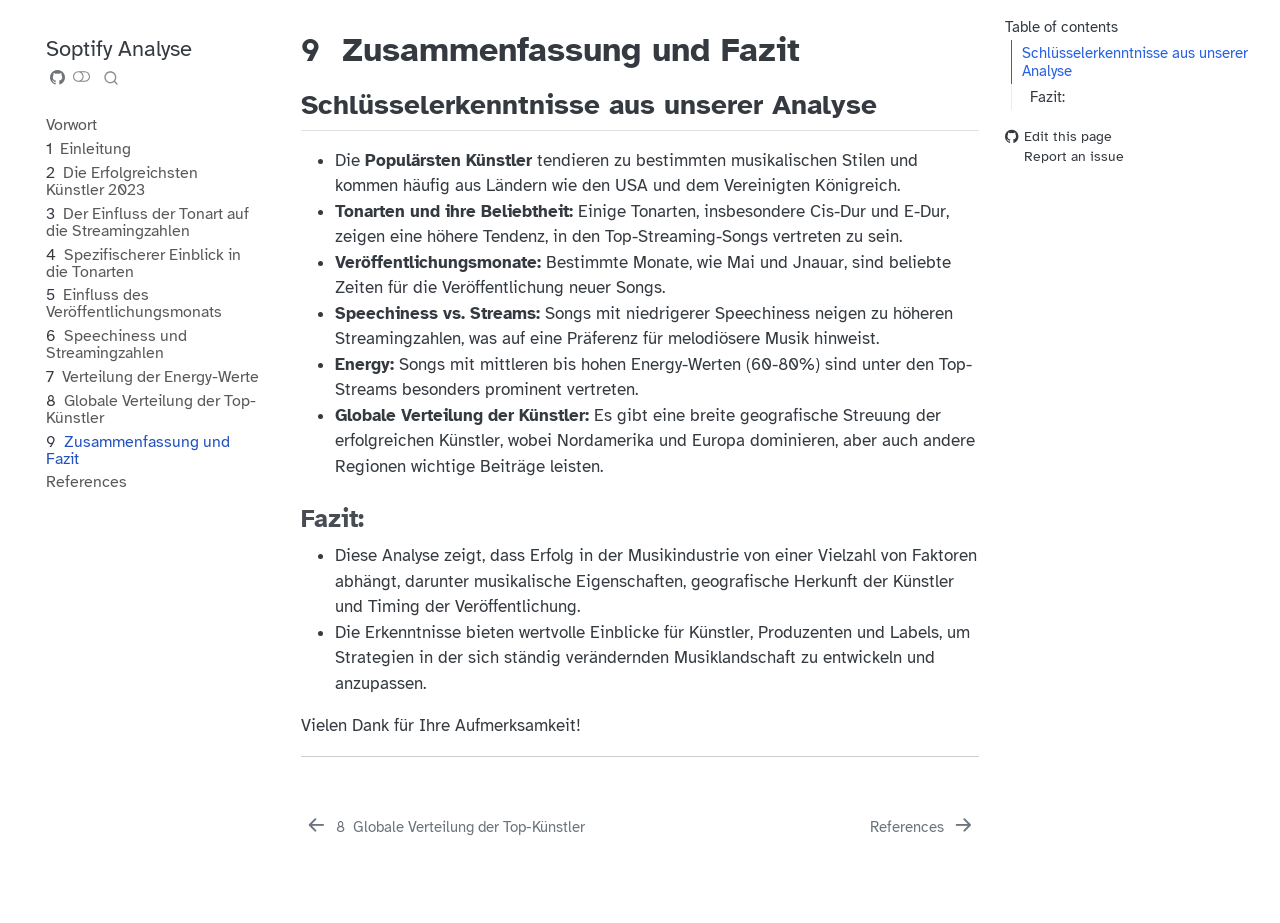
<file: summary.html>
<!DOCTYPE html>
<html xmlns="http://www.w3.org/1999/xhtml" lang="en" xml:lang="en"><head>

<meta charset="utf-8">
<meta name="generator" content="quarto-1.4.549">

<meta name="viewport" content="width=device-width, initial-scale=1.0, user-scalable=yes">


<title>Soptify Analyse - 9&nbsp; Zusammenfassung und Fazit</title>
<style>
code{white-space: pre-wrap;}
span.smallcaps{font-variant: small-caps;}
div.columns{display: flex; gap: min(4vw, 1.5em);}
div.column{flex: auto; overflow-x: auto;}
div.hanging-indent{margin-left: 1.5em; text-indent: -1.5em;}
ul.task-list{list-style: none;}
ul.task-list li input[type="checkbox"] {
  width: 0.8em;
  margin: 0 0.8em 0.2em -1em; /* quarto-specific, see https://github.com/quarto-dev/quarto-cli/issues/4556 */ 
  vertical-align: middle;
}
</style>


<script src="site_libs/quarto-nav/quarto-nav.js"></script>
<script src="site_libs/quarto-nav/headroom.min.js"></script>
<script src="site_libs/clipboard/clipboard.min.js"></script>
<script src="site_libs/quarto-search/autocomplete.umd.js"></script>
<script src="site_libs/quarto-search/fuse.min.js"></script>
<script src="site_libs/quarto-search/quarto-search.js"></script>
<meta name="quarto:offset" content="./">
<link href="./references.html" rel="next">
<link href="./map.html" rel="prev">
<link href=".//images/logo.png" rel="icon" type="image/png">
<script src="site_libs/quarto-html/quarto.js"></script>
<script src="site_libs/quarto-html/popper.min.js"></script>
<script src="site_libs/quarto-html/tippy.umd.min.js"></script>
<script src="site_libs/quarto-html/anchor.min.js"></script>
<link href="site_libs/quarto-html/tippy.css" rel="stylesheet">
<link href="site_libs/quarto-html/quarto-syntax-highlighting.css" rel="stylesheet" class="quarto-color-scheme" id="quarto-text-highlighting-styles">
<link href="site_libs/quarto-html/quarto-syntax-highlighting-dark.css" rel="prefetch" class="quarto-color-scheme quarto-color-alternate" id="quarto-text-highlighting-styles">
<script src="site_libs/bootstrap/bootstrap.min.js"></script>
<link href="site_libs/bootstrap/bootstrap-icons.css" rel="stylesheet">
<link href="site_libs/bootstrap/bootstrap.min.css" rel="stylesheet" class="quarto-color-scheme" id="quarto-bootstrap" data-mode="light">
<link href="site_libs/bootstrap/bootstrap-dark.min.css" rel="prefetch" class="quarto-color-scheme quarto-color-alternate" id="quarto-bootstrap" data-mode="dark">
<script id="quarto-search-options" type="application/json">{
  "location": "sidebar",
  "copy-button": false,
  "collapse-after": 3,
  "panel-placement": "start",
  "type": "overlay",
  "limit": 50,
  "keyboard-shortcut": [
    "f",
    "/",
    "s"
  ],
  "language": {
    "search-no-results-text": "No results",
    "search-matching-documents-text": "matching documents",
    "search-copy-link-title": "Copy link to search",
    "search-hide-matches-text": "Hide additional matches",
    "search-more-match-text": "more match in this document",
    "search-more-matches-text": "more matches in this document",
    "search-clear-button-title": "Clear",
    "search-text-placeholder": "",
    "search-detached-cancel-button-title": "Cancel",
    "search-submit-button-title": "Submit",
    "search-label": "Search"
  }
}</script>


<meta property="og:title" content="Soptify Analyse - 9&nbsp; Zusammenfassung und Fazit">
<meta property="og:image" content="https://laurenzbrahner.github.io/DST-Documentation//images/logo.png">
<meta property="og:site_name" content="Soptify Analyse">
<meta property="og:image:height" content="1185">
<meta property="og:image:width" content="1196">
</head>

<body class="nav-sidebar floating">

<div id="quarto-search-results"></div>
  <header id="quarto-header" class="headroom fixed-top">
  <nav class="quarto-secondary-nav">
    <div class="container-fluid d-flex">
      <button type="button" class="quarto-btn-toggle btn" data-bs-toggle="collapse" data-bs-target=".quarto-sidebar-collapse-item" aria-controls="quarto-sidebar" aria-expanded="false" aria-label="Toggle sidebar navigation" onclick="if (window.quartoToggleHeadroom) { window.quartoToggleHeadroom(); }">
        <i class="bi bi-layout-text-sidebar-reverse"></i>
      </button>
        <nav class="quarto-page-breadcrumbs" aria-label="breadcrumb"><ol class="breadcrumb"><li class="breadcrumb-item"><a href="./summary.html"><span class="chapter-number">9</span>&nbsp; <span class="chapter-title">Zusammenfassung und Fazit</span></a></li></ol></nav>
        <a class="flex-grow-1" role="button" data-bs-toggle="collapse" data-bs-target=".quarto-sidebar-collapse-item" aria-controls="quarto-sidebar" aria-expanded="false" aria-label="Toggle sidebar navigation" onclick="if (window.quartoToggleHeadroom) { window.quartoToggleHeadroom(); }">      
        </a>
      <button type="button" class="btn quarto-search-button" aria-label="" onclick="window.quartoOpenSearch();">
        <i class="bi bi-search"></i>
      </button>
    </div>
  </nav>
</header>
<!-- content -->
<div id="quarto-content" class="quarto-container page-columns page-rows-contents page-layout-article">
<!-- sidebar -->
  <nav id="quarto-sidebar" class="sidebar collapse collapse-horizontal quarto-sidebar-collapse-item sidebar-navigation floating overflow-auto">
    <div class="pt-lg-2 mt-2 text-left sidebar-header">
    <div class="sidebar-title mb-0 py-0">
      <a href="./">Soptify Analyse</a> 
        <div class="sidebar-tools-main tools-wide">
    <a href="https://github.com/laurenzbrahner/DST-Documentation" title="Source Code" class="quarto-navigation-tool px-1" aria-label="Source Code"><i class="bi bi-github"></i></a>
  <a href="" class="quarto-color-scheme-toggle quarto-navigation-tool  px-1" onclick="window.quartoToggleColorScheme(); return false;" title="Toggle dark mode"><i class="bi"></i></a>
    <div id="quarto-search" class="quarto-navigation-tool px-1" title="Search"></div>
</div>
    </div>
      </div>
    <div class="sidebar-menu-container"> 
    <ul class="list-unstyled mt-1">
        <li class="sidebar-item">
  <div class="sidebar-item-container"> 
  <a href="./index.html" class="sidebar-item-text sidebar-link">
 <span class="menu-text">Vorwort</span></a>
  </div>
</li>
        <li class="sidebar-item">
  <div class="sidebar-item-container"> 
  <a href="./intro.html" class="sidebar-item-text sidebar-link">
 <span class="menu-text"><span class="chapter-number">1</span>&nbsp; <span class="chapter-title">Einleitung</span></span></a>
  </div>
</li>
        <li class="sidebar-item">
  <div class="sidebar-item-container"> 
  <a href="./basicinfo.html" class="sidebar-item-text sidebar-link">
 <span class="menu-text"><span class="chapter-number">2</span>&nbsp; <span class="chapter-title">Die Erfolgreichsten Künstler 2023</span></span></a>
  </div>
</li>
        <li class="sidebar-item">
  <div class="sidebar-item-container"> 
  <a href="./einfluss_tonart.html" class="sidebar-item-text sidebar-link">
 <span class="menu-text"><span class="chapter-number">3</span>&nbsp; <span class="chapter-title">Der Einfluss der Tonart auf die Streamingzahlen</span></span></a>
  </div>
</li>
        <li class="sidebar-item">
  <div class="sidebar-item-container"> 
  <a href="./einfluss_tonart_spezifischer.html" class="sidebar-item-text sidebar-link">
 <span class="menu-text"><span class="chapter-number">4</span>&nbsp; <span class="chapter-title">Spezifischerer Einblick in die Tonarten</span></span></a>
  </div>
</li>
        <li class="sidebar-item">
  <div class="sidebar-item-container"> 
  <a href="./release_month.html" class="sidebar-item-text sidebar-link">
 <span class="menu-text"><span class="chapter-number">5</span>&nbsp; <span class="chapter-title">Einfluss des Veröffentlichungsmonats</span></span></a>
  </div>
</li>
        <li class="sidebar-item">
  <div class="sidebar-item-container"> 
  <a href="./speechie.html" class="sidebar-item-text sidebar-link">
 <span class="menu-text"><span class="chapter-number">6</span>&nbsp; <span class="chapter-title">Speechiness und Streamingzahlen</span></span></a>
  </div>
</li>
        <li class="sidebar-item">
  <div class="sidebar-item-container"> 
  <a href="./energy.html" class="sidebar-item-text sidebar-link">
 <span class="menu-text"><span class="chapter-number">7</span>&nbsp; <span class="chapter-title">Verteilung der Energy-Werte</span></span></a>
  </div>
</li>
        <li class="sidebar-item">
  <div class="sidebar-item-container"> 
  <a href="./map.html" class="sidebar-item-text sidebar-link">
 <span class="menu-text"><span class="chapter-number">8</span>&nbsp; <span class="chapter-title">Globale Verteilung der Top-Künstler</span></span></a>
  </div>
</li>
        <li class="sidebar-item">
  <div class="sidebar-item-container"> 
  <a href="./summary.html" class="sidebar-item-text sidebar-link active">
 <span class="menu-text"><span class="chapter-number">9</span>&nbsp; <span class="chapter-title">Zusammenfassung und Fazit</span></span></a>
  </div>
</li>
        <li class="sidebar-item">
  <div class="sidebar-item-container"> 
  <a href="./references.html" class="sidebar-item-text sidebar-link">
 <span class="menu-text">References</span></a>
  </div>
</li>
    </ul>
    </div>
</nav>
<div id="quarto-sidebar-glass" class="quarto-sidebar-collapse-item" data-bs-toggle="collapse" data-bs-target=".quarto-sidebar-collapse-item"></div>
<!-- margin-sidebar -->
    <div id="quarto-margin-sidebar" class="sidebar margin-sidebar">
        <nav id="TOC" role="doc-toc" class="toc-active">
    <h2 id="toc-title">Table of contents</h2>
   
  <ul>
  <li><a href="#schlüsselerkenntnisse-aus-unserer-analyse" id="toc-schlüsselerkenntnisse-aus-unserer-analyse" class="nav-link active" data-scroll-target="#schlüsselerkenntnisse-aus-unserer-analyse">Schlüsselerkenntnisse aus unserer Analyse</a>
  <ul class="collapse">
  <li><a href="#fazit" id="toc-fazit" class="nav-link" data-scroll-target="#fazit">Fazit:</a></li>
  </ul></li>
  </ul>
<div class="toc-actions"><ul><li><a href="https://github.com/laurenzbrahner/DST-Documentation/edit/main/summary.qmd" class="toc-action"><i class="bi bi-github"></i>Edit this page</a></li><li><a href="https://github.com/laurenzbrahner/DST-Documentation/issues/new" class="toc-action"><i class="bi empty"></i>Report an issue</a></li></ul></div></nav>
    </div>
<!-- main -->
<main class="content" id="quarto-document-content">

<header id="title-block-header" class="quarto-title-block default">
<div class="quarto-title">
<h1 class="title"><span class="chapter-number">9</span>&nbsp; <span class="chapter-title">Zusammenfassung und Fazit</span></h1>
</div>



<div class="quarto-title-meta">

    
  
    
  </div>
  


</header>


<section id="schlüsselerkenntnisse-aus-unserer-analyse" class="level2 unnumbered">
<h2 class="unnumbered anchored" data-anchor-id="schlüsselerkenntnisse-aus-unserer-analyse">Schlüsselerkenntnisse aus unserer Analyse</h2>
<ul>
<li>Die <strong>Populärsten Künstler</strong> tendieren zu bestimmten musikalischen Stilen und kommen häufig aus Ländern wie den USA und dem Vereinigten Königreich.</li>
<li><strong>Tonarten und ihre Beliebtheit:</strong> Einige Tonarten, insbesondere Cis-Dur und E-Dur, zeigen eine höhere Tendenz, in den Top-Streaming-Songs vertreten zu sein.</li>
<li><strong>Veröffentlichungsmonate:</strong> Bestimmte Monate, wie Mai und Jnauar, sind beliebte Zeiten für die Veröffentlichung neuer Songs.</li>
<li><strong>Speechiness vs.&nbsp;Streams:</strong> Songs mit niedrigerer Speechiness neigen zu höheren Streamingzahlen, was auf eine Präferenz für melodiösere Musik hinweist.</li>
<li><strong>Energy:</strong> Songs mit mittleren bis hohen Energy-Werten (60-80%) sind unter den Top-Streams besonders prominent vertreten.</li>
<li><strong>Globale Verteilung der Künstler:</strong> Es gibt eine breite geografische Streuung der erfolgreichen Künstler, wobei Nordamerika und Europa dominieren, aber auch andere Regionen wichtige Beiträge leisten.</li>
</ul>
<section id="fazit" class="level3 unnumbered">
<h3 class="unnumbered anchored" data-anchor-id="fazit">Fazit:</h3>
<ul>
<li>Diese Analyse zeigt, dass Erfolg in der Musikindustrie von einer Vielzahl von Faktoren abhängt, darunter musikalische Eigenschaften, geografische Herkunft der Künstler und Timing der Veröffentlichung.</li>
<li>Die Erkenntnisse bieten wertvolle Einblicke für Künstler, Produzenten und Labels, um Strategien in der sich ständig verändernden Musiklandschaft zu entwickeln und anzupassen.</li>
</ul>
<p>Vielen Dank für Ihre Aufmerksamkeit!</p>
<hr>


</section>
</section>

</main> <!-- /main -->
<script id="quarto-html-after-body" type="application/javascript">
window.document.addEventListener("DOMContentLoaded", function (event) {
  const toggleBodyColorMode = (bsSheetEl) => {
    const mode = bsSheetEl.getAttribute("data-mode");
    const bodyEl = window.document.querySelector("body");
    if (mode === "dark") {
      bodyEl.classList.add("quarto-dark");
      bodyEl.classList.remove("quarto-light");
    } else {
      bodyEl.classList.add("quarto-light");
      bodyEl.classList.remove("quarto-dark");
    }
  }
  const toggleBodyColorPrimary = () => {
    const bsSheetEl = window.document.querySelector("link#quarto-bootstrap");
    if (bsSheetEl) {
      toggleBodyColorMode(bsSheetEl);
    }
  }
  toggleBodyColorPrimary();  
  const disableStylesheet = (stylesheets) => {
    for (let i=0; i < stylesheets.length; i++) {
      const stylesheet = stylesheets[i];
      stylesheet.rel = 'prefetch';
    }
  }
  const enableStylesheet = (stylesheets) => {
    for (let i=0; i < stylesheets.length; i++) {
      const stylesheet = stylesheets[i];
      stylesheet.rel = 'stylesheet';
    }
  }
  const manageTransitions = (selector, allowTransitions) => {
    const els = window.document.querySelectorAll(selector);
    for (let i=0; i < els.length; i++) {
      const el = els[i];
      if (allowTransitions) {
        el.classList.remove('notransition');
      } else {
        el.classList.add('notransition');
      }
    }
  }
  const toggleGiscusIfUsed = (isAlternate, darkModeDefault) => {
    const baseTheme = document.querySelector('#giscus-base-theme')?.value ?? 'light';
    const alternateTheme = document.querySelector('#giscus-alt-theme')?.value ?? 'dark';
    let newTheme = '';
    if(darkModeDefault) {
      newTheme = isAlternate ? baseTheme : alternateTheme;
    } else {
      newTheme = isAlternate ? alternateTheme : baseTheme;
    }
    const changeGiscusTheme = () => {
      // From: https://github.com/giscus/giscus/issues/336
      const sendMessage = (message) => {
        const iframe = document.querySelector('iframe.giscus-frame');
        if (!iframe) return;
        iframe.contentWindow.postMessage({ giscus: message }, 'https://giscus.app');
      }
      sendMessage({
        setConfig: {
          theme: newTheme
        }
      });
    }
    const isGiscussLoaded = window.document.querySelector('iframe.giscus-frame') !== null;
    if (isGiscussLoaded) {
      changeGiscusTheme();
    }
  }
  const toggleColorMode = (alternate) => {
    // Switch the stylesheets
    const alternateStylesheets = window.document.querySelectorAll('link.quarto-color-scheme.quarto-color-alternate');
    manageTransitions('#quarto-margin-sidebar .nav-link', false);
    if (alternate) {
      enableStylesheet(alternateStylesheets);
      for (const sheetNode of alternateStylesheets) {
        if (sheetNode.id === "quarto-bootstrap") {
          toggleBodyColorMode(sheetNode);
        }
      }
    } else {
      disableStylesheet(alternateStylesheets);
      toggleBodyColorPrimary();
    }
    manageTransitions('#quarto-margin-sidebar .nav-link', true);
    // Switch the toggles
    const toggles = window.document.querySelectorAll('.quarto-color-scheme-toggle');
    for (let i=0; i < toggles.length; i++) {
      const toggle = toggles[i];
      if (toggle) {
        if (alternate) {
          toggle.classList.add("alternate");     
        } else {
          toggle.classList.remove("alternate");
        }
      }
    }
    // Hack to workaround the fact that safari doesn't
    // properly recolor the scrollbar when toggling (#1455)
    if (navigator.userAgent.indexOf('Safari') > 0 && navigator.userAgent.indexOf('Chrome') == -1) {
      manageTransitions("body", false);
      window.scrollTo(0, 1);
      setTimeout(() => {
        window.scrollTo(0, 0);
        manageTransitions("body", true);
      }, 40);  
    }
  }
  const isFileUrl = () => { 
    return window.location.protocol === 'file:';
  }
  const hasAlternateSentinel = () => {  
    let styleSentinel = getColorSchemeSentinel();
    if (styleSentinel !== null) {
      return styleSentinel === "alternate";
    } else {
      return false;
    }
  }
  const setStyleSentinel = (alternate) => {
    const value = alternate ? "alternate" : "default";
    if (!isFileUrl()) {
      window.localStorage.setItem("quarto-color-scheme", value);
    } else {
      localAlternateSentinel = value;
    }
  }
  const getColorSchemeSentinel = () => {
    if (!isFileUrl()) {
      const storageValue = window.localStorage.getItem("quarto-color-scheme");
      return storageValue != null ? storageValue : localAlternateSentinel;
    } else {
      return localAlternateSentinel;
    }
  }
  const darkModeDefault = false;
  let localAlternateSentinel = darkModeDefault ? 'alternate' : 'default';
  // Dark / light mode switch
  window.quartoToggleColorScheme = () => {
    // Read the current dark / light value 
    let toAlternate = !hasAlternateSentinel();
    toggleColorMode(toAlternate);
    setStyleSentinel(toAlternate);
    toggleGiscusIfUsed(toAlternate, darkModeDefault);
  };
  // Ensure there is a toggle, if there isn't float one in the top right
  if (window.document.querySelector('.quarto-color-scheme-toggle') === null) {
    const a = window.document.createElement('a');
    a.classList.add('top-right');
    a.classList.add('quarto-color-scheme-toggle');
    a.href = "";
    a.onclick = function() { try { window.quartoToggleColorScheme(); } catch {} return false; };
    const i = window.document.createElement("i");
    i.classList.add('bi');
    a.appendChild(i);
    window.document.body.appendChild(a);
  }
  // Switch to dark mode if need be
  if (hasAlternateSentinel()) {
    toggleColorMode(true);
  } else {
    toggleColorMode(false);
  }
  const icon = "";
  const anchorJS = new window.AnchorJS();
  anchorJS.options = {
    placement: 'right',
    icon: icon
  };
  anchorJS.add('.anchored');
  const isCodeAnnotation = (el) => {
    for (const clz of el.classList) {
      if (clz.startsWith('code-annotation-')) {                     
        return true;
      }
    }
    return false;
  }
  const clipboard = new window.ClipboardJS('.code-copy-button', {
    text: function(trigger) {
      const codeEl = trigger.previousElementSibling.cloneNode(true);
      for (const childEl of codeEl.children) {
        if (isCodeAnnotation(childEl)) {
          childEl.remove();
        }
      }
      return codeEl.innerText;
    }
  });
  clipboard.on('success', function(e) {
    // button target
    const button = e.trigger;
    // don't keep focus
    button.blur();
    // flash "checked"
    button.classList.add('code-copy-button-checked');
    var currentTitle = button.getAttribute("title");
    button.setAttribute("title", "Copied!");
    let tooltip;
    if (window.bootstrap) {
      button.setAttribute("data-bs-toggle", "tooltip");
      button.setAttribute("data-bs-placement", "left");
      button.setAttribute("data-bs-title", "Copied!");
      tooltip = new bootstrap.Tooltip(button, 
        { trigger: "manual", 
          customClass: "code-copy-button-tooltip",
          offset: [0, -8]});
      tooltip.show();    
    }
    setTimeout(function() {
      if (tooltip) {
        tooltip.hide();
        button.removeAttribute("data-bs-title");
        button.removeAttribute("data-bs-toggle");
        button.removeAttribute("data-bs-placement");
      }
      button.setAttribute("title", currentTitle);
      button.classList.remove('code-copy-button-checked');
    }, 1000);
    // clear code selection
    e.clearSelection();
  });
  function tippyHover(el, contentFn, onTriggerFn, onUntriggerFn) {
    const config = {
      allowHTML: true,
      maxWidth: 500,
      delay: 100,
      arrow: false,
      appendTo: function(el) {
          return el.parentElement;
      },
      interactive: true,
      interactiveBorder: 10,
      theme: 'quarto',
      placement: 'bottom-start',
    };
    if (contentFn) {
      config.content = contentFn;
    }
    if (onTriggerFn) {
      config.onTrigger = onTriggerFn;
    }
    if (onUntriggerFn) {
      config.onUntrigger = onUntriggerFn;
    }
    window.tippy(el, config); 
  }
  const noterefs = window.document.querySelectorAll('a[role="doc-noteref"]');
  for (var i=0; i<noterefs.length; i++) {
    const ref = noterefs[i];
    tippyHover(ref, function() {
      // use id or data attribute instead here
      let href = ref.getAttribute('data-footnote-href') || ref.getAttribute('href');
      try { href = new URL(href).hash; } catch {}
      const id = href.replace(/^#\/?/, "");
      const note = window.document.getElementById(id);
      return note.innerHTML;
    });
  }
  const xrefs = window.document.querySelectorAll('a.quarto-xref');
  const processXRef = (id, note) => {
    // Strip column container classes
    const stripColumnClz = (el) => {
      el.classList.remove("page-full", "page-columns");
      if (el.children) {
        for (const child of el.children) {
          stripColumnClz(child);
        }
      }
    }
    stripColumnClz(note)
    if (id === null || id.startsWith('sec-')) {
      // Special case sections, only their first couple elements
      const container = document.createElement("div");
      if (note.children && note.children.length > 2) {
        container.appendChild(note.children[0].cloneNode(true));
        for (let i = 1; i < note.children.length; i++) {
          const child = note.children[i];
          if (child.tagName === "P" && child.innerText === "") {
            continue;
          } else {
            container.appendChild(child.cloneNode(true));
            break;
          }
        }
        if (window.Quarto?.typesetMath) {
          window.Quarto.typesetMath(container);
        }
        return container.innerHTML
      } else {
        if (window.Quarto?.typesetMath) {
          window.Quarto.typesetMath(note);
        }
        return note.innerHTML;
      }
    } else {
      // Remove any anchor links if they are present
      const anchorLink = note.querySelector('a.anchorjs-link');
      if (anchorLink) {
        anchorLink.remove();
      }
      if (window.Quarto?.typesetMath) {
        window.Quarto.typesetMath(note);
      }
      // TODO in 1.5, we should make sure this works without a callout special case
      if (note.classList.contains("callout")) {
        return note.outerHTML;
      } else {
        return note.innerHTML;
      }
    }
  }
  for (var i=0; i<xrefs.length; i++) {
    const xref = xrefs[i];
    tippyHover(xref, undefined, function(instance) {
      instance.disable();
      let url = xref.getAttribute('href');
      let hash = undefined; 
      if (url.startsWith('#')) {
        hash = url;
      } else {
        try { hash = new URL(url).hash; } catch {}
      }
      if (hash) {
        const id = hash.replace(/^#\/?/, "");
        const note = window.document.getElementById(id);
        if (note !== null) {
          try {
            const html = processXRef(id, note.cloneNode(true));
            instance.setContent(html);
          } finally {
            instance.enable();
            instance.show();
          }
        } else {
          // See if we can fetch this
          fetch(url.split('#')[0])
          .then(res => res.text())
          .then(html => {
            const parser = new DOMParser();
            const htmlDoc = parser.parseFromString(html, "text/html");
            const note = htmlDoc.getElementById(id);
            if (note !== null) {
              const html = processXRef(id, note);
              instance.setContent(html);
            } 
          }).finally(() => {
            instance.enable();
            instance.show();
          });
        }
      } else {
        // See if we can fetch a full url (with no hash to target)
        // This is a special case and we should probably do some content thinning / targeting
        fetch(url)
        .then(res => res.text())
        .then(html => {
          const parser = new DOMParser();
          const htmlDoc = parser.parseFromString(html, "text/html");
          const note = htmlDoc.querySelector('main.content');
          if (note !== null) {
            // This should only happen for chapter cross references
            // (since there is no id in the URL)
            // remove the first header
            if (note.children.length > 0 && note.children[0].tagName === "HEADER") {
              note.children[0].remove();
            }
            const html = processXRef(null, note);
            instance.setContent(html);
          } 
        }).finally(() => {
          instance.enable();
          instance.show();
        });
      }
    }, function(instance) {
    });
  }
      let selectedAnnoteEl;
      const selectorForAnnotation = ( cell, annotation) => {
        let cellAttr = 'data-code-cell="' + cell + '"';
        let lineAttr = 'data-code-annotation="' +  annotation + '"';
        const selector = 'span[' + cellAttr + '][' + lineAttr + ']';
        return selector;
      }
      const selectCodeLines = (annoteEl) => {
        const doc = window.document;
        const targetCell = annoteEl.getAttribute("data-target-cell");
        const targetAnnotation = annoteEl.getAttribute("data-target-annotation");
        const annoteSpan = window.document.querySelector(selectorForAnnotation(targetCell, targetAnnotation));
        const lines = annoteSpan.getAttribute("data-code-lines").split(",");
        const lineIds = lines.map((line) => {
          return targetCell + "-" + line;
        })
        let top = null;
        let height = null;
        let parent = null;
        if (lineIds.length > 0) {
            //compute the position of the single el (top and bottom and make a div)
            const el = window.document.getElementById(lineIds[0]);
            top = el.offsetTop;
            height = el.offsetHeight;
            parent = el.parentElement.parentElement;
          if (lineIds.length > 1) {
            const lastEl = window.document.getElementById(lineIds[lineIds.length - 1]);
            const bottom = lastEl.offsetTop + lastEl.offsetHeight;
            height = bottom - top;
          }
          if (top !== null && height !== null && parent !== null) {
            // cook up a div (if necessary) and position it 
            let div = window.document.getElementById("code-annotation-line-highlight");
            if (div === null) {
              div = window.document.createElement("div");
              div.setAttribute("id", "code-annotation-line-highlight");
              div.style.position = 'absolute';
              parent.appendChild(div);
            }
            div.style.top = top - 2 + "px";
            div.style.height = height + 4 + "px";
            div.style.left = 0;
            let gutterDiv = window.document.getElementById("code-annotation-line-highlight-gutter");
            if (gutterDiv === null) {
              gutterDiv = window.document.createElement("div");
              gutterDiv.setAttribute("id", "code-annotation-line-highlight-gutter");
              gutterDiv.style.position = 'absolute';
              const codeCell = window.document.getElementById(targetCell);
              const gutter = codeCell.querySelector('.code-annotation-gutter');
              gutter.appendChild(gutterDiv);
            }
            gutterDiv.style.top = top - 2 + "px";
            gutterDiv.style.height = height + 4 + "px";
          }
          selectedAnnoteEl = annoteEl;
        }
      };
      const unselectCodeLines = () => {
        const elementsIds = ["code-annotation-line-highlight", "code-annotation-line-highlight-gutter"];
        elementsIds.forEach((elId) => {
          const div = window.document.getElementById(elId);
          if (div) {
            div.remove();
          }
        });
        selectedAnnoteEl = undefined;
      };
        // Handle positioning of the toggle
    window.addEventListener(
      "resize",
      throttle(() => {
        elRect = undefined;
        if (selectedAnnoteEl) {
          selectCodeLines(selectedAnnoteEl);
        }
      }, 10)
    );
    function throttle(fn, ms) {
    let throttle = false;
    let timer;
      return (...args) => {
        if(!throttle) { // first call gets through
            fn.apply(this, args);
            throttle = true;
        } else { // all the others get throttled
            if(timer) clearTimeout(timer); // cancel #2
            timer = setTimeout(() => {
              fn.apply(this, args);
              timer = throttle = false;
            }, ms);
        }
      };
    }
      // Attach click handler to the DT
      const annoteDls = window.document.querySelectorAll('dt[data-target-cell]');
      for (const annoteDlNode of annoteDls) {
        annoteDlNode.addEventListener('click', (event) => {
          const clickedEl = event.target;
          if (clickedEl !== selectedAnnoteEl) {
            unselectCodeLines();
            const activeEl = window.document.querySelector('dt[data-target-cell].code-annotation-active');
            if (activeEl) {
              activeEl.classList.remove('code-annotation-active');
            }
            selectCodeLines(clickedEl);
            clickedEl.classList.add('code-annotation-active');
          } else {
            // Unselect the line
            unselectCodeLines();
            clickedEl.classList.remove('code-annotation-active');
          }
        });
      }
  const findCites = (el) => {
    const parentEl = el.parentElement;
    if (parentEl) {
      const cites = parentEl.dataset.cites;
      if (cites) {
        return {
          el,
          cites: cites.split(' ')
        };
      } else {
        return findCites(el.parentElement)
      }
    } else {
      return undefined;
    }
  };
  var bibliorefs = window.document.querySelectorAll('a[role="doc-biblioref"]');
  for (var i=0; i<bibliorefs.length; i++) {
    const ref = bibliorefs[i];
    const citeInfo = findCites(ref);
    if (citeInfo) {
      tippyHover(citeInfo.el, function() {
        var popup = window.document.createElement('div');
        citeInfo.cites.forEach(function(cite) {
          var citeDiv = window.document.createElement('div');
          citeDiv.classList.add('hanging-indent');
          citeDiv.classList.add('csl-entry');
          var biblioDiv = window.document.getElementById('ref-' + cite);
          if (biblioDiv) {
            citeDiv.innerHTML = biblioDiv.innerHTML;
          }
          popup.appendChild(citeDiv);
        });
        return popup.innerHTML;
      });
    }
  }
});
</script>
<nav class="page-navigation">
  <div class="nav-page nav-page-previous">
      <a href="./map.html" class="pagination-link  aria-label=" &lt;span="" verteilung="" der="" top-künstler&lt;="" span&gt;"="">
        <i class="bi bi-arrow-left-short"></i> <span class="nav-page-text"><span class="chapter-number">8</span>&nbsp; <span class="chapter-title">Globale Verteilung der Top-Künstler</span></span>
      </a>          
  </div>
  <div class="nav-page nav-page-next">
      <a href="./references.html" class="pagination-link" aria-label="References">
        <span class="nav-page-text">References</span> <i class="bi bi-arrow-right-short"></i>
      </a>
  </div>
</nav>
</div> <!-- /content -->




<footer class="footer"><div class="nav-footer"><div class="nav-footer-center"><div class="toc-actions d-sm-block d-md-none"><ul><li><a href="https://github.com/laurenzbrahner/DST-Documentation/edit/main/summary.qmd" class="toc-action"><i class="bi bi-github"></i>Edit this page</a></li><li><a href="https://github.com/laurenzbrahner/DST-Documentation/issues/new" class="toc-action"><i class="bi empty"></i>Report an issue</a></li></ul></div></div></div></footer></body></html>
</file>
<file: site_libs/quarto-html/tippy.css>
.tippy-box[data-animation=fade][data-state=hidden]{opacity:0}[data-tippy-root]{max-width:calc(100vw - 10px)}.tippy-box{position:relative;background-color:#333;color:#fff;border-radius:4px;font-size:14px;line-height:1.4;white-space:normal;outline:0;transition-property:transform,visibility,opacity}.tippy-box[data-placement^=top]>.tippy-arrow{bottom:0}.tippy-box[data-placement^=top]>.tippy-arrow:before{bottom:-7px;left:0;border-width:8px 8px 0;border-top-color:initial;transform-origin:center top}.tippy-box[data-placement^=bottom]>.tippy-arrow{top:0}.tippy-box[data-placement^=bottom]>.tippy-arrow:before{top:-7px;left:0;border-width:0 8px 8px;border-bottom-color:initial;transform-origin:center bottom}.tippy-box[data-placement^=left]>.tippy-arrow{right:0}.tippy-box[data-placement^=left]>.tippy-arrow:before{border-width:8px 0 8px 8px;border-left-color:initial;right:-7px;transform-origin:center left}.tippy-box[data-placement^=right]>.tippy-arrow{left:0}.tippy-box[data-placement^=right]>.tippy-arrow:before{left:-7px;border-width:8px 8px 8px 0;border-right-color:initial;transform-origin:center right}.tippy-box[data-inertia][data-state=visible]{transition-timing-function:cubic-bezier(.54,1.5,.38,1.11)}.tippy-arrow{width:16px;height:16px;color:#333}.tippy-arrow:before{content:"";position:absolute;border-color:transparent;border-style:solid}.tippy-content{position:relative;padding:5px 9px;z-index:1}
</file>
<file: site_libs/quarto-html/quarto-syntax-highlighting.css>
/* quarto syntax highlight colors */
:root {
  --quarto-hl-ot-color: #003B4F;
  --quarto-hl-at-color: #657422;
  --quarto-hl-ss-color: #20794D;
  --quarto-hl-an-color: #5E5E5E;
  --quarto-hl-fu-color: #4758AB;
  --quarto-hl-st-color: #20794D;
  --quarto-hl-cf-color: #003B4F;
  --quarto-hl-op-color: #5E5E5E;
  --quarto-hl-er-color: #AD0000;
  --quarto-hl-bn-color: #AD0000;
  --quarto-hl-al-color: #AD0000;
  --quarto-hl-va-color: #111111;
  --quarto-hl-bu-color: inherit;
  --quarto-hl-ex-color: inherit;
  --quarto-hl-pp-color: #AD0000;
  --quarto-hl-in-color: #5E5E5E;
  --quarto-hl-vs-color: #20794D;
  --quarto-hl-wa-color: #5E5E5E;
  --quarto-hl-do-color: #5E5E5E;
  --quarto-hl-im-color: #00769E;
  --quarto-hl-ch-color: #20794D;
  --quarto-hl-dt-color: #AD0000;
  --quarto-hl-fl-color: #AD0000;
  --quarto-hl-co-color: #5E5E5E;
  --quarto-hl-cv-color: #5E5E5E;
  --quarto-hl-cn-color: #8f5902;
  --quarto-hl-sc-color: #5E5E5E;
  --quarto-hl-dv-color: #AD0000;
  --quarto-hl-kw-color: #003B4F;
}

/* other quarto variables */
:root {
  --quarto-font-monospace: SFMono-Regular, Menlo, Monaco, Consolas, "Liberation Mono", "Courier New", monospace;
}

pre > code.sourceCode > span {
  color: #003B4F;
}

code span {
  color: #003B4F;
}

code.sourceCode > span {
  color: #003B4F;
}

div.sourceCode,
div.sourceCode pre.sourceCode {
  color: #003B4F;
}

code span.ot {
  color: #003B4F;
  font-style: inherit;
}

code span.at {
  color: #657422;
  font-style: inherit;
}

code span.ss {
  color: #20794D;
  font-style: inherit;
}

code span.an {
  color: #5E5E5E;
  font-style: inherit;
}

code span.fu {
  color: #4758AB;
  font-style: inherit;
}

code span.st {
  color: #20794D;
  font-style: inherit;
}

code span.cf {
  color: #003B4F;
  font-style: inherit;
}

code span.op {
  color: #5E5E5E;
  font-style: inherit;
}

code span.er {
  color: #AD0000;
  font-style: inherit;
}

code span.bn {
  color: #AD0000;
  font-style: inherit;
}

code span.al {
  color: #AD0000;
  font-style: inherit;
}

code span.va {
  color: #111111;
  font-style: inherit;
}

code span.bu {
  font-style: inherit;
}

code span.ex {
  font-style: inherit;
}

code span.pp {
  color: #AD0000;
  font-style: inherit;
}

code span.in {
  color: #5E5E5E;
  font-style: inherit;
}

code span.vs {
  color: #20794D;
  font-style: inherit;
}

code span.wa {
  color: #5E5E5E;
  font-style: italic;
}

code span.do {
  color: #5E5E5E;
  font-style: italic;
}

code span.im {
  color: #00769E;
  font-style: inherit;
}

code span.ch {
  color: #20794D;
  font-style: inherit;
}

code span.dt {
  color: #AD0000;
  font-style: inherit;
}

code span.fl {
  color: #AD0000;
  font-style: inherit;
}

code span.co {
  color: #5E5E5E;
  font-style: inherit;
}

code span.cv {
  color: #5E5E5E;
  font-style: italic;
}

code span.cn {
  color: #8f5902;
  font-style: inherit;
}

code span.sc {
  color: #5E5E5E;
  font-style: inherit;
}

code span.dv {
  color: #AD0000;
  font-style: inherit;
}

code span.kw {
  color: #003B4F;
  font-style: inherit;
}

.prevent-inlining {
  content: "</";
}

/*# sourceMappingURL=debc5d5d77c3f9108843748ff7464032.css.map */
</file>
<file: site_libs/quarto-html/quarto-syntax-highlighting-dark.css>
/* quarto syntax highlight colors */
:root {
  --quarto-hl-al-color: #f07178;
  --quarto-hl-an-color: #d4d0ab;
  --quarto-hl-at-color: #00e0e0;
  --quarto-hl-bn-color: #d4d0ab;
  --quarto-hl-bu-color: #abe338;
  --quarto-hl-ch-color: #abe338;
  --quarto-hl-co-color: #f8f8f2;
  --quarto-hl-cv-color: #ffd700;
  --quarto-hl-cn-color: #ffd700;
  --quarto-hl-cf-color: #ffa07a;
  --quarto-hl-dt-color: #ffa07a;
  --quarto-hl-dv-color: #d4d0ab;
  --quarto-hl-do-color: #f8f8f2;
  --quarto-hl-er-color: #f07178;
  --quarto-hl-ex-color: #00e0e0;
  --quarto-hl-fl-color: #d4d0ab;
  --quarto-hl-fu-color: #ffa07a;
  --quarto-hl-im-color: #abe338;
  --quarto-hl-in-color: #d4d0ab;
  --quarto-hl-kw-color: #ffa07a;
  --quarto-hl-op-color: #ffa07a;
  --quarto-hl-ot-color: #00e0e0;
  --quarto-hl-pp-color: #dcc6e0;
  --quarto-hl-re-color: #00e0e0;
  --quarto-hl-sc-color: #abe338;
  --quarto-hl-ss-color: #abe338;
  --quarto-hl-st-color: #abe338;
  --quarto-hl-va-color: #00e0e0;
  --quarto-hl-vs-color: #abe338;
  --quarto-hl-wa-color: #dcc6e0;
}

/* other quarto variables */
:root {
  --quarto-font-monospace: SFMono-Regular, Menlo, Monaco, Consolas, "Liberation Mono", "Courier New", monospace;
}

code span.al {
  background-color: #2a0f15;
  font-weight: bold;
  color: #f07178;
}

code span.an {
  color: #d4d0ab;
}

code span.at {
  color: #00e0e0;
}

code span.bn {
  color: #d4d0ab;
}

code span.bu {
  color: #abe338;
}

code span.ch {
  color: #abe338;
}

code span.co {
  font-style: italic;
  color: #f8f8f2;
}

code span.cv {
  color: #ffd700;
}

code span.cn {
  color: #ffd700;
}

code span.cf {
  font-weight: bold;
  color: #ffa07a;
}

code span.dt {
  color: #ffa07a;
}

code span.dv {
  color: #d4d0ab;
}

code span.do {
  color: #f8f8f2;
}

code span.er {
  color: #f07178;
  text-decoration: underline;
}

code span.ex {
  font-weight: bold;
  color: #00e0e0;
}

code span.fl {
  color: #d4d0ab;
}

code span.fu {
  color: #ffa07a;
}

code span.im {
  color: #abe338;
}

code span.in {
  color: #d4d0ab;
}

code span.kw {
  font-weight: bold;
  color: #ffa07a;
}

pre > code.sourceCode > span {
  color: #f8f8f2;
}

code span {
  color: #f8f8f2;
}

code.sourceCode > span {
  color: #f8f8f2;
}

div.sourceCode,
div.sourceCode pre.sourceCode {
  color: #f8f8f2;
}

code span.op {
  color: #ffa07a;
}

code span.ot {
  color: #00e0e0;
}

code span.pp {
  color: #dcc6e0;
}

code span.re {
  background-color: #f8f8f2;
  color: #00e0e0;
}

code span.sc {
  color: #abe338;
}

code span.ss {
  color: #abe338;
}

code span.st {
  color: #abe338;
}

code span.va {
  color: #00e0e0;
}

code span.vs {
  color: #abe338;
}

code span.wa {
  color: #dcc6e0;
}

.prevent-inlining {
  content: "</";
}

/*# sourceMappingURL=935a306eefa94366c21e1a970dddb765.css.map */
</file>
